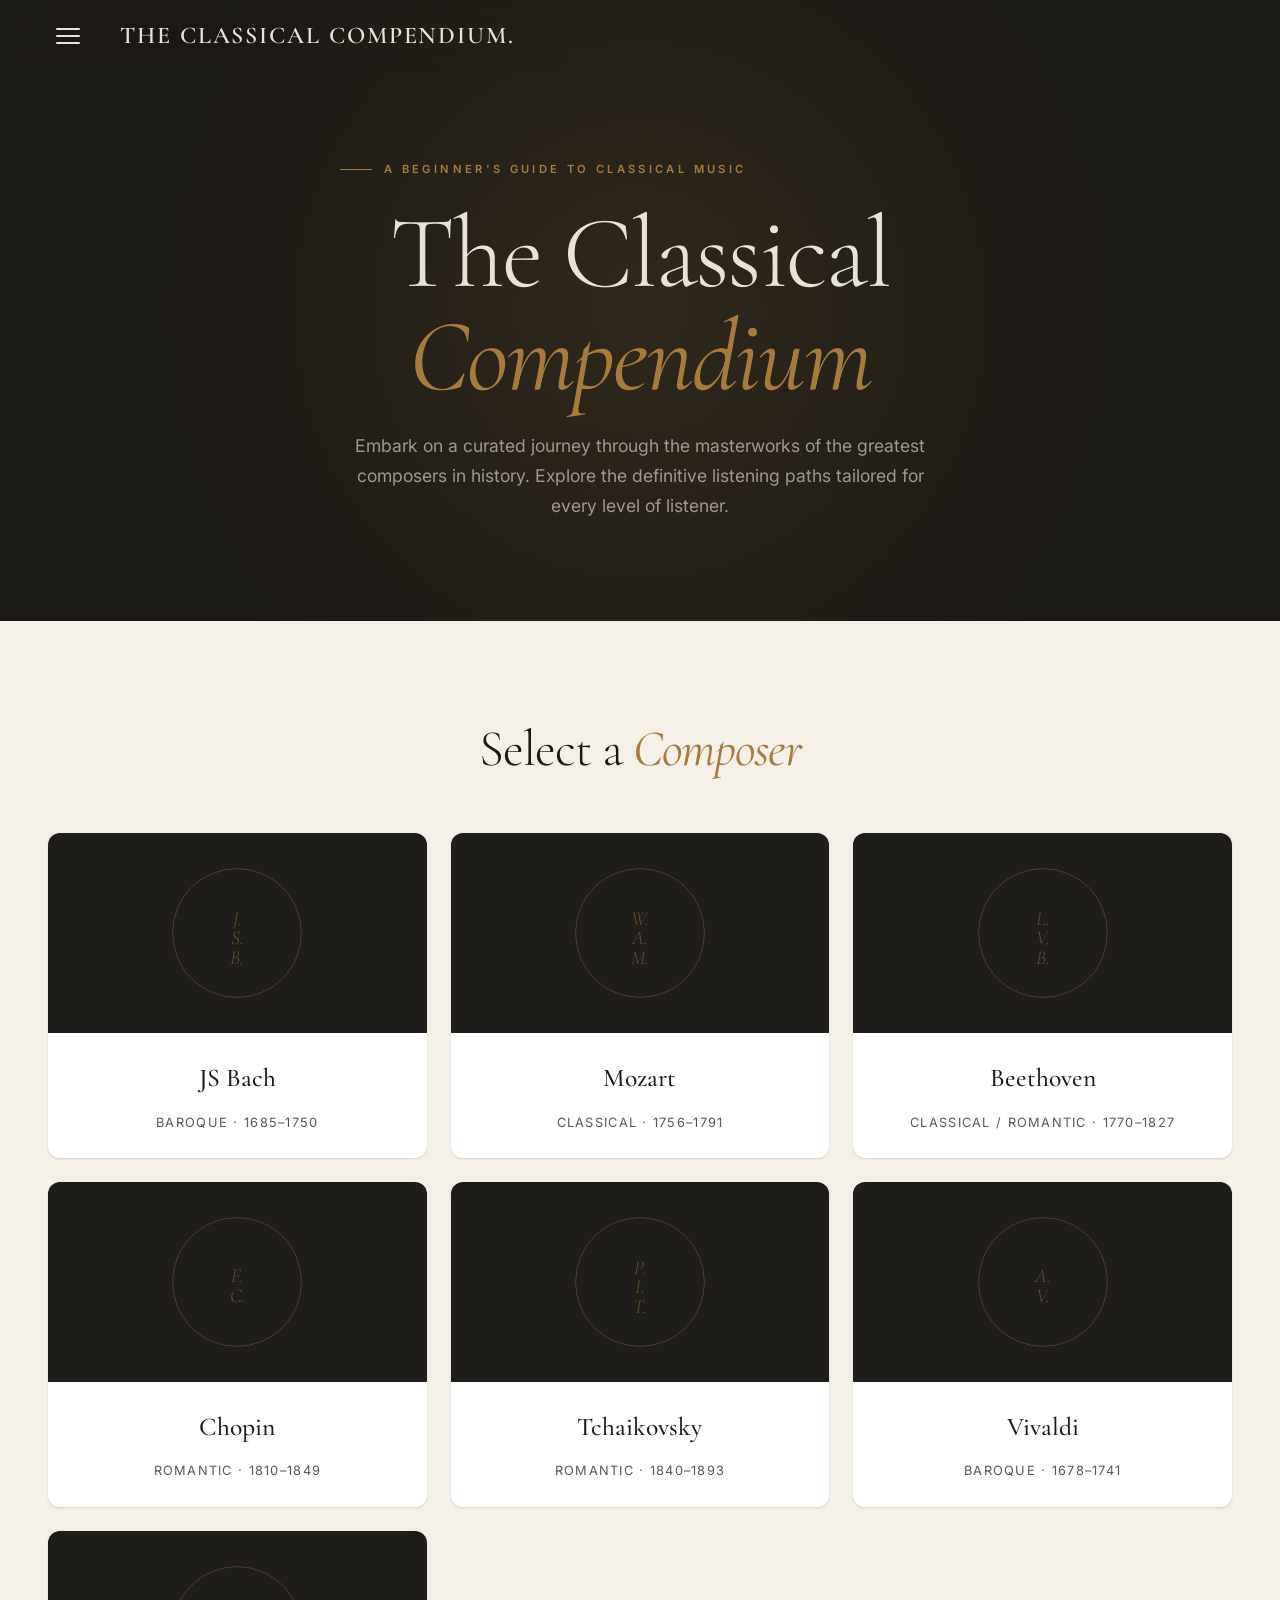
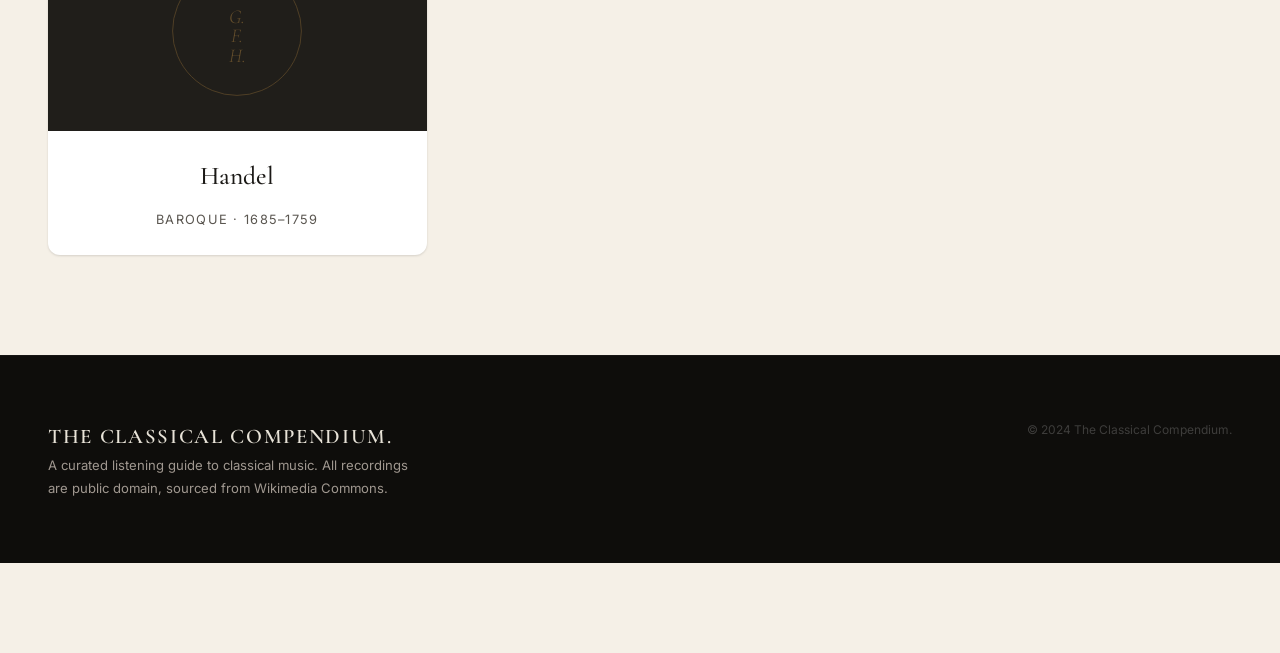
<file: index.html>
<!DOCTYPE html>
<html lang="en">
<head>
  <meta charset="UTF-8" />
  <meta name="viewport" content="width=device-width, initial-scale=1.0" />
  <meta name="description" content="A curated journey through classical music — from beginner-friendly pieces to deep, complex masterworks." />
  <meta name="theme-color" content="#1b1916" />
  <title>The Classical Compendium</title>
  <link rel="preconnect" href="https://fonts.googleapis.com" />
  <link rel="preconnect" href="https://fonts.gstatic.com" crossorigin />
  <link href="https://fonts.googleapis.com/css2?family=Cormorant+Garamond:ital,wght@0,300;0,400;0,500;0,600;0,700;1,300;1,400;1,600&family=Inter:wght@300;400;500;600&display=swap" rel="stylesheet" />
  <link rel="stylesheet" href="style.css" />
</head>
<body class="landing-page">

  <!-- Sidebar Navigation -->
  <div class="sidebar-overlay" id="sidebarOverlay" hidden>
    <nav class="composer-sidebar">
      <div class="sidebar-header">
        <span class="sidebar-logo">The Classical Compendium</span>
        <button class="sidebar-close" id="btnCloseSidebar" aria-label="Close sidebar">✕</button>
      </div>
      <ul class="sidebar-list">
        <!-- Injected via JS -->
      </ul>
      <div class="sidebar-footer">
        <a href="#" class="sidebar-home-link active">← Back to Home</a>
      </div>
    </nav>
  </div>

  <header class="site-header" id="site-header" role="banner">
    <div class="header-inner">
      <button class="hamburger-btn" id="btnOpenSidebar" aria-label="Open sidebar">
        <span></span><span></span><span></span>
      </button>
      <a href="#" class="logo" aria-label="Home">THE CLASSICAL COMPENDIUM.</a>
    </div>
  </header>

  <main>
    <section class="landing-hero">
      <div class="landing-hero-content">
        <p class="hero-overline">A Beginner's Guide to Classical Music</p>
        <h1 class="landing-title">The Classical<br /><em>Compendium</em></h1>
        <p class="landing-subtitle">Embark on a curated journey through the masterworks of the greatest composers in history. Explore the definitive listening paths tailored for every level of listener.</p>
      </div>
    </section>

    <section class="landing-grid-section">
      <div class="landing-grid-header">
        <h2 class="section-heading">Select a <em>Composer</em></h2>
      </div>
      <div class="composer-grid" id="composerGrid">
        <!-- Injected by landing.js -->
      </div>
    </section>
  </main>

  <footer class="site-footer" role="contentinfo">
    <div class="footer-inner">
      <div class="footer-brand">
        <span class="logo">THE CLASSICAL COMPENDIUM.</span>
        <p>A curated listening guide to classical music. All recordings are public domain, sourced from Wikimedia Commons.</p>
      </div>
      <div class="footer-links">
        <p class="footer-copy">&copy; 2024 The Classical Compendium.</p>
      </div>
    </div>
  </footer>

  <script src="composers.js"></script>
  <script src="landing.js"></script>
</body>
</html>
</file>
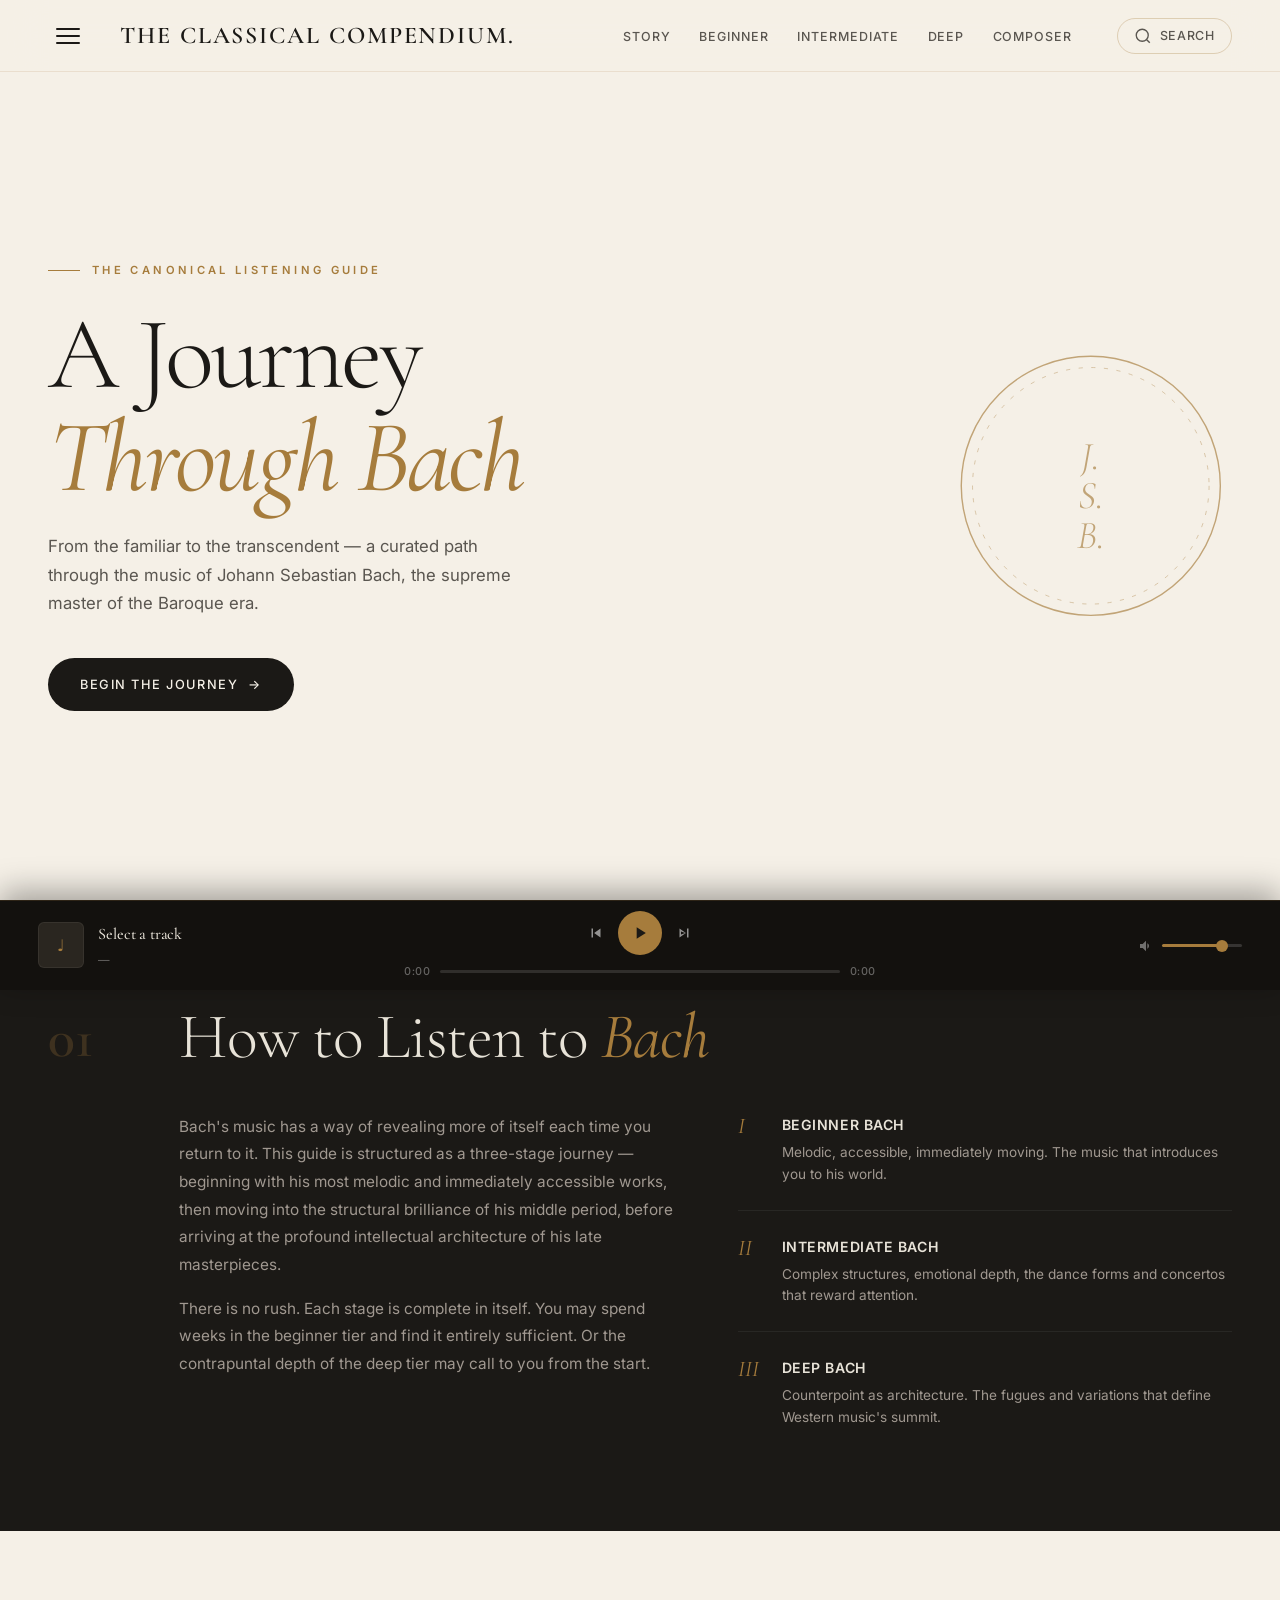
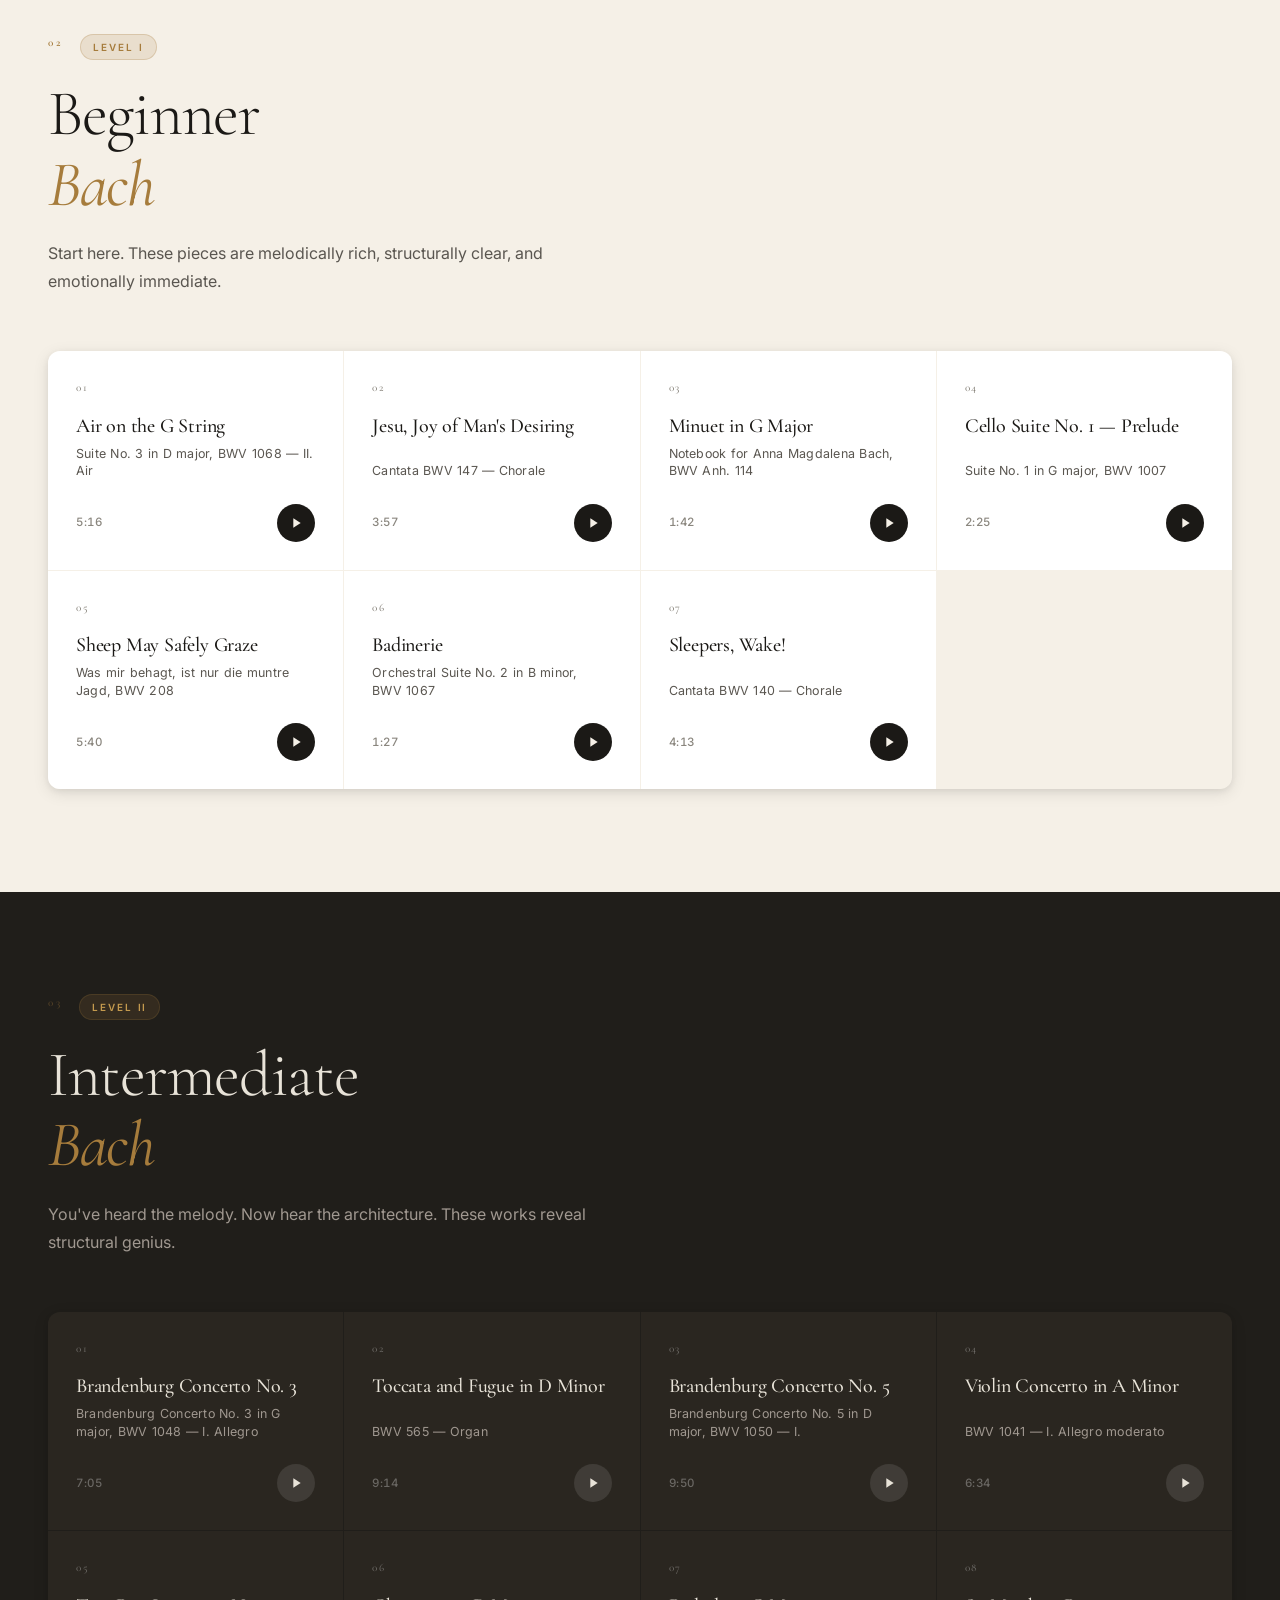
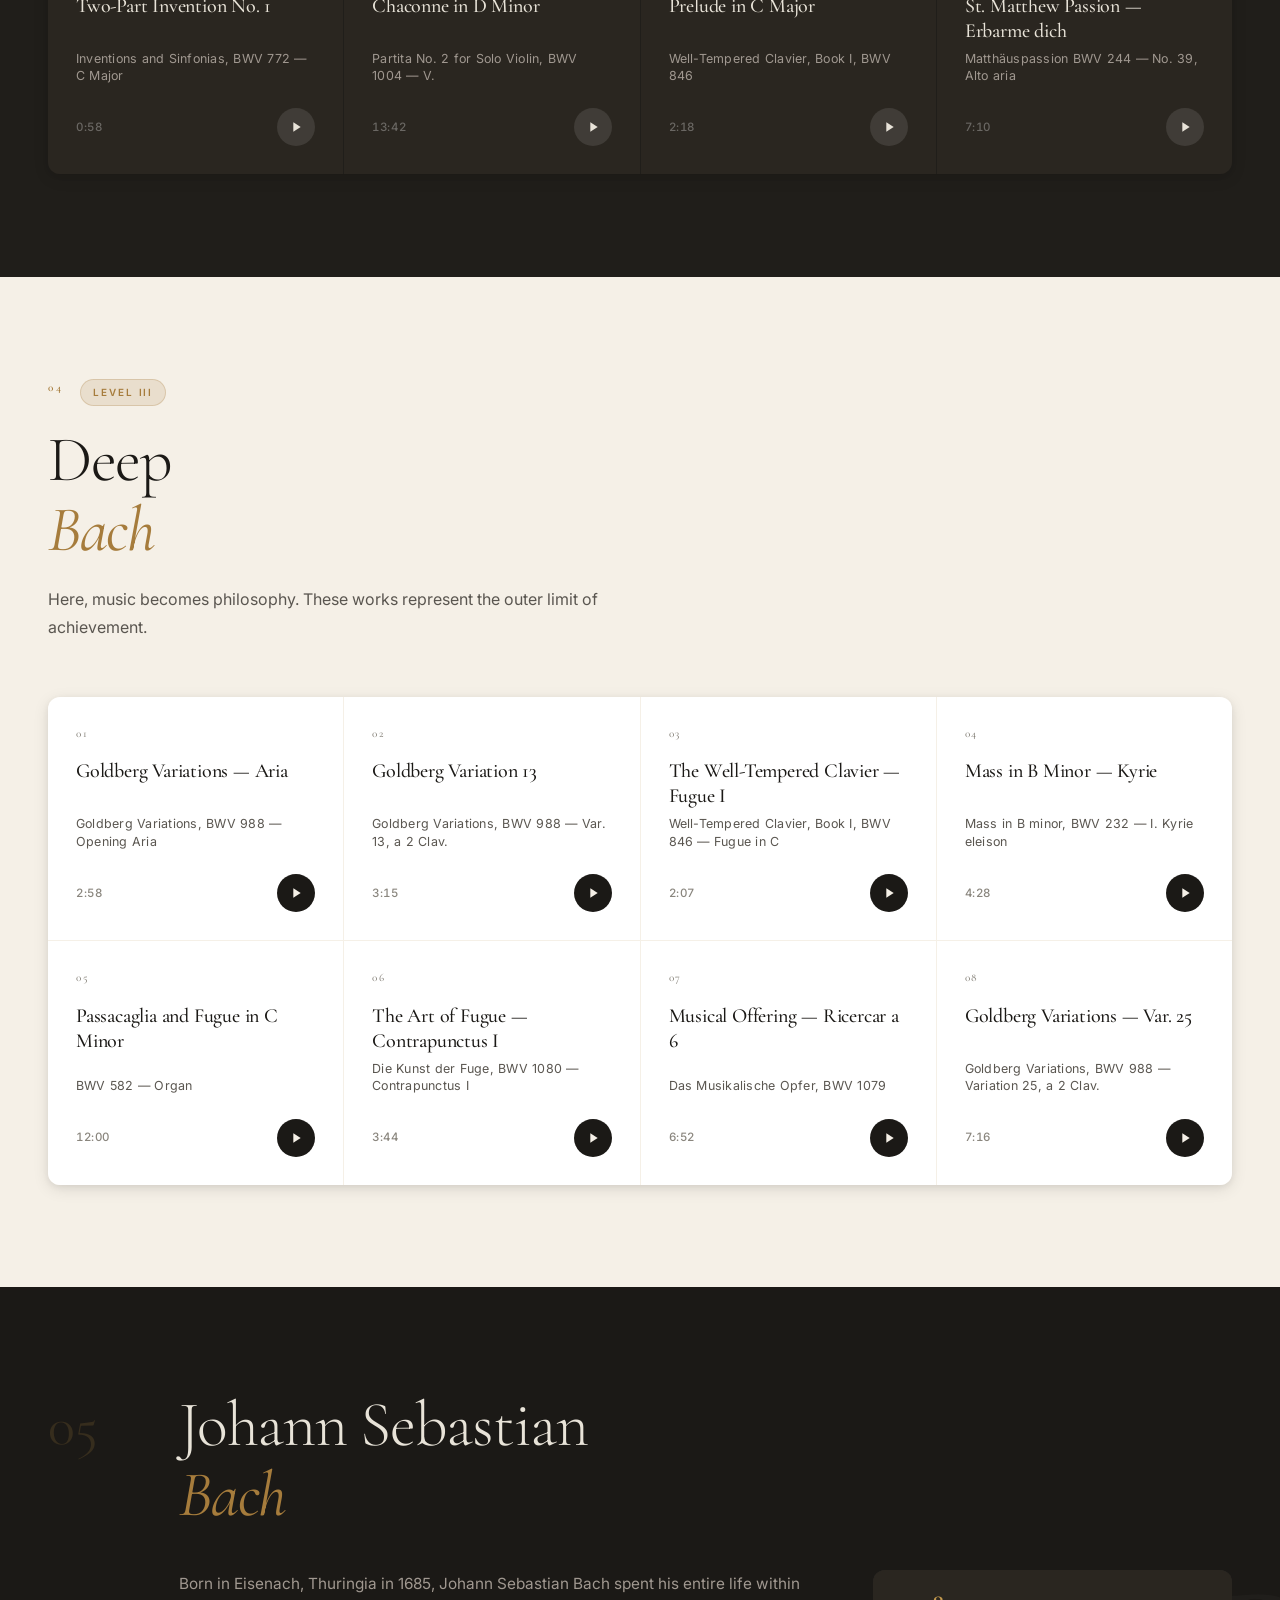
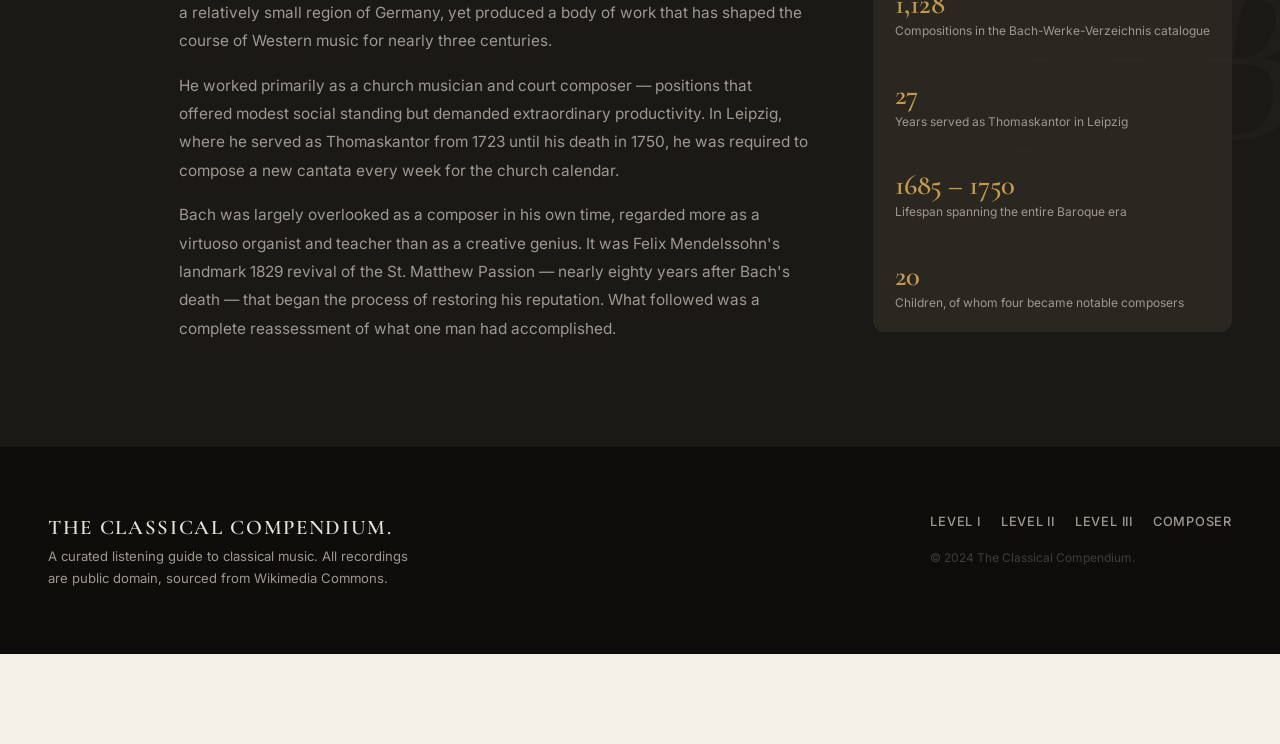
<file: composers/bach.html>
<!DOCTYPE html>
<html lang="en">
<head>
  <meta charset="UTF-8" />
  <meta name="viewport" content="width=device-width, initial-scale=1.0" />
  <meta name="theme-color" content="#1b1916" />
  <title>JS Bach — The Classical Compendium</title>
  <link rel="preconnect" href="https://fonts.googleapis.com" />
  <link rel="preconnect" href="https://fonts.gstatic.com" crossorigin />
  <link href="https://fonts.googleapis.com/css2?family=Cormorant+Garamond:ital,wght@0,300;0,400;0,500;0,600;0,700;1,300;1,400;1,600&family=Inter:wght@300;400;500;600&display=swap" rel="stylesheet" />
  <link rel="stylesheet" href="../style.css" />
</head>
<body data-composer="bach">
  <script src="../composers.js"></script>
  <script src="../composer-template.js"></script>
</body>
</html>
</file>
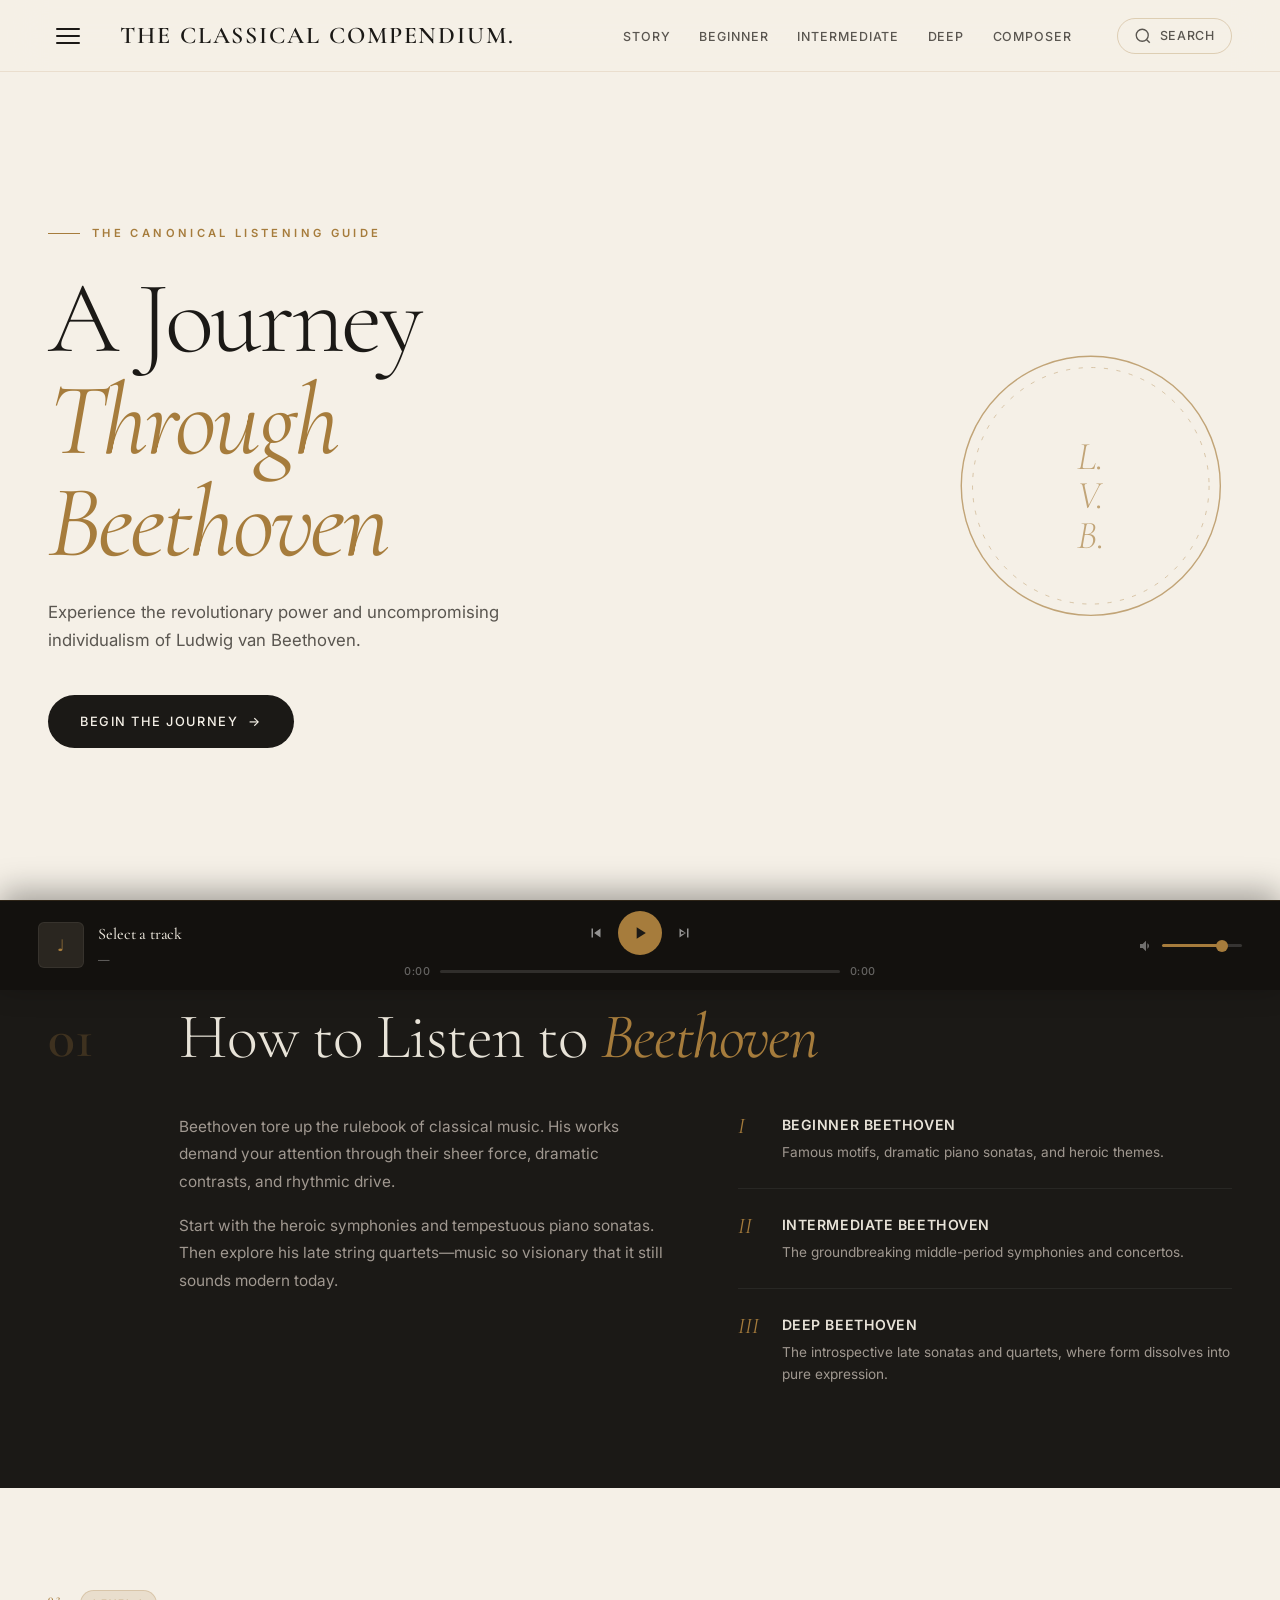
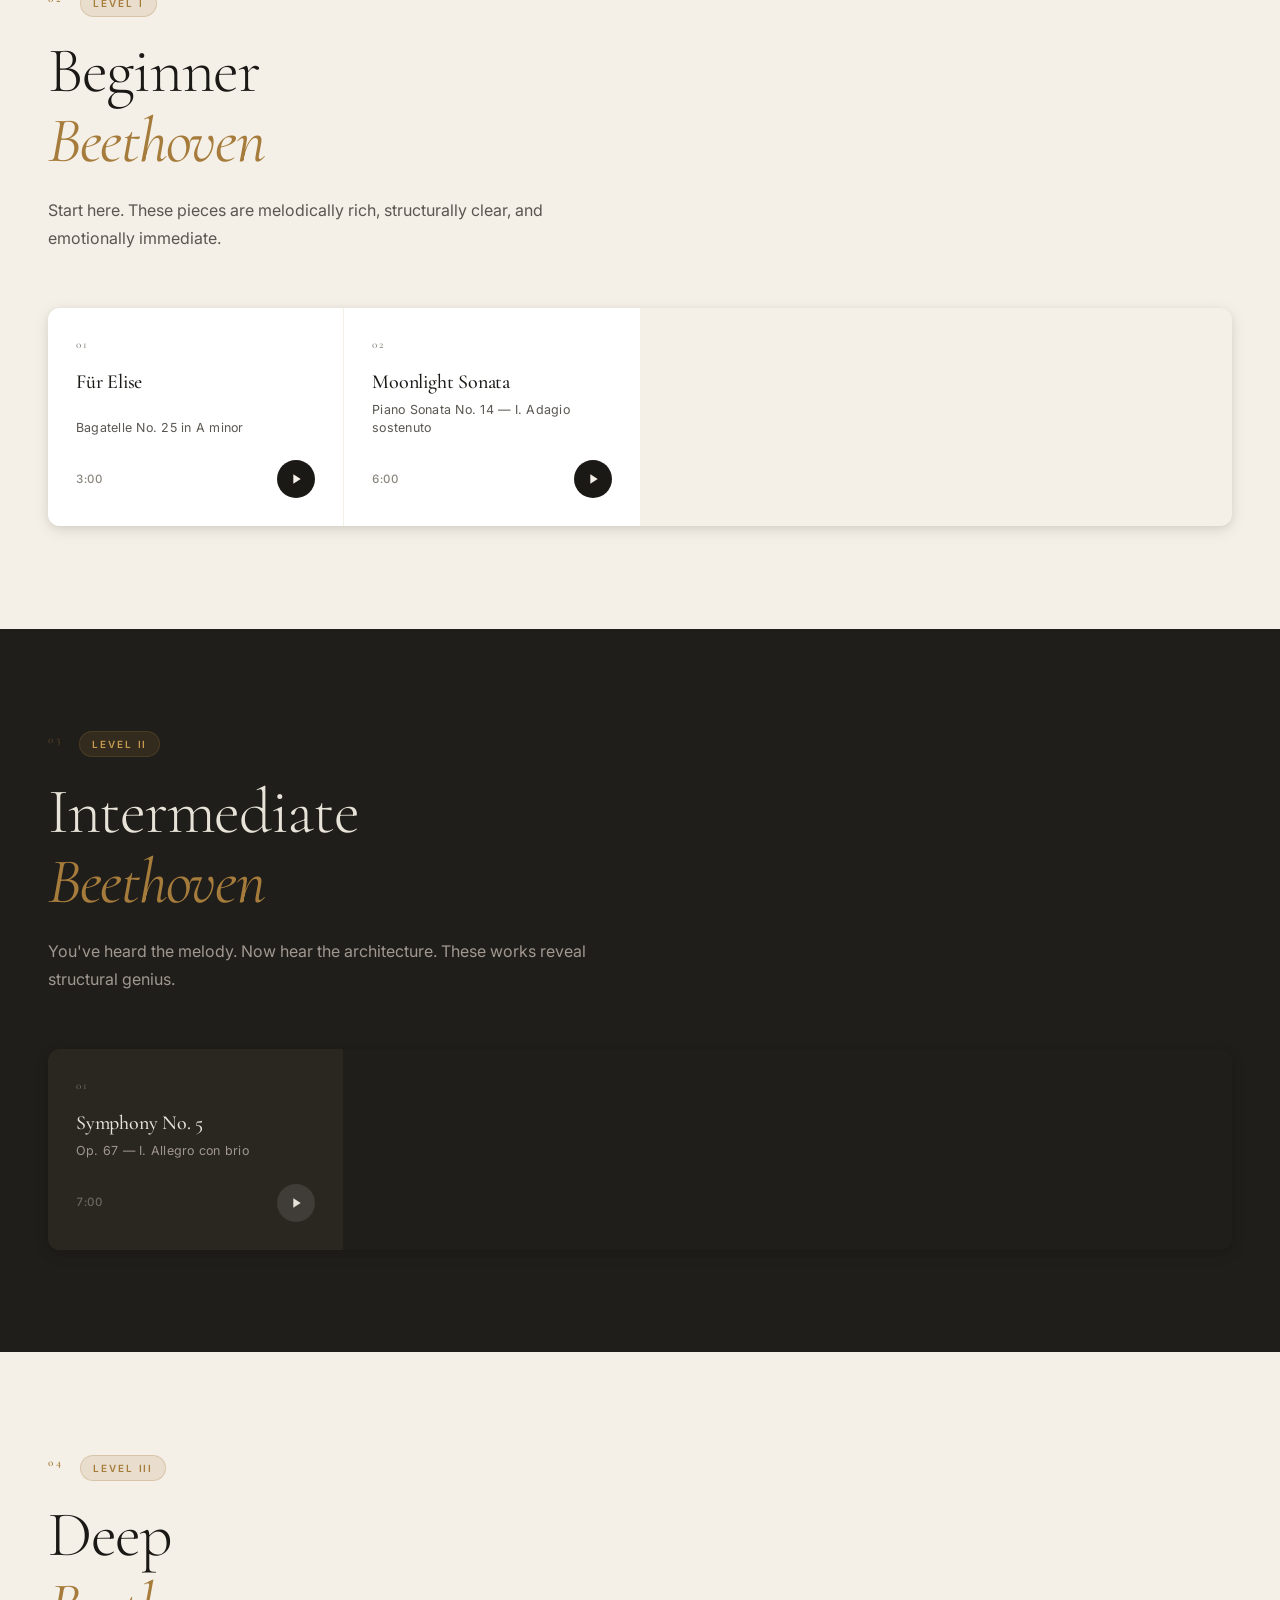
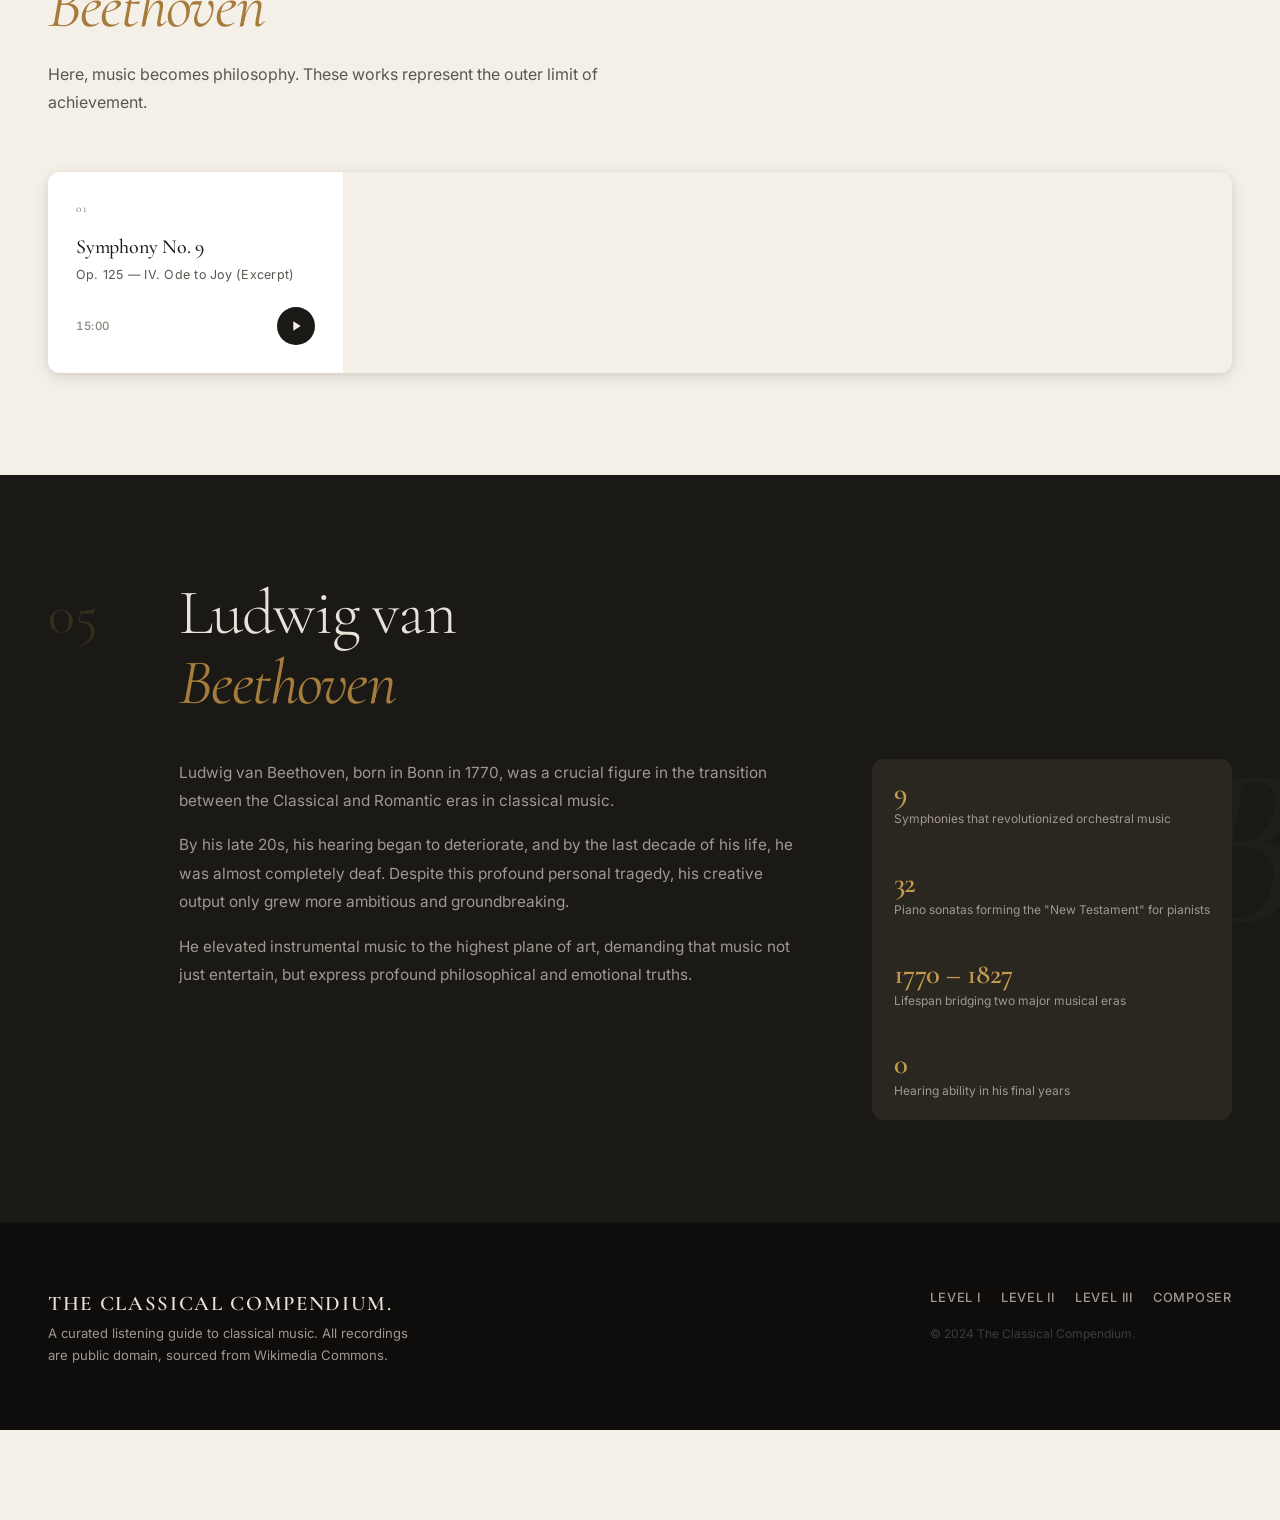
<file: composers/beethoven.html>
<!DOCTYPE html>
<html lang="en">
<head>
  <meta charset="UTF-8" />
  <meta name="viewport" content="width=device-width, initial-scale=1.0" />
  <meta name="theme-color" content="#1b1916" />
  <title>Beethoven — The Classical Compendium</title>
  <link rel="preconnect" href="https://fonts.googleapis.com" />
  <link rel="preconnect" href="https://fonts.gstatic.com" crossorigin />
  <link href="https://fonts.googleapis.com/css2?family=Cormorant+Garamond:ital,wght@0,300;0,400;0,500;0,600;0,700;1,300;1,400;1,600&family=Inter:wght@300;400;500;600&display=swap" rel="stylesheet" />
  <link rel="stylesheet" href="../style.css" />
</head>
<body data-composer="beethoven">
  <script src="../composers.js"></script>
  <script src="../composer-template.js"></script>
</body>
</html>
</file>
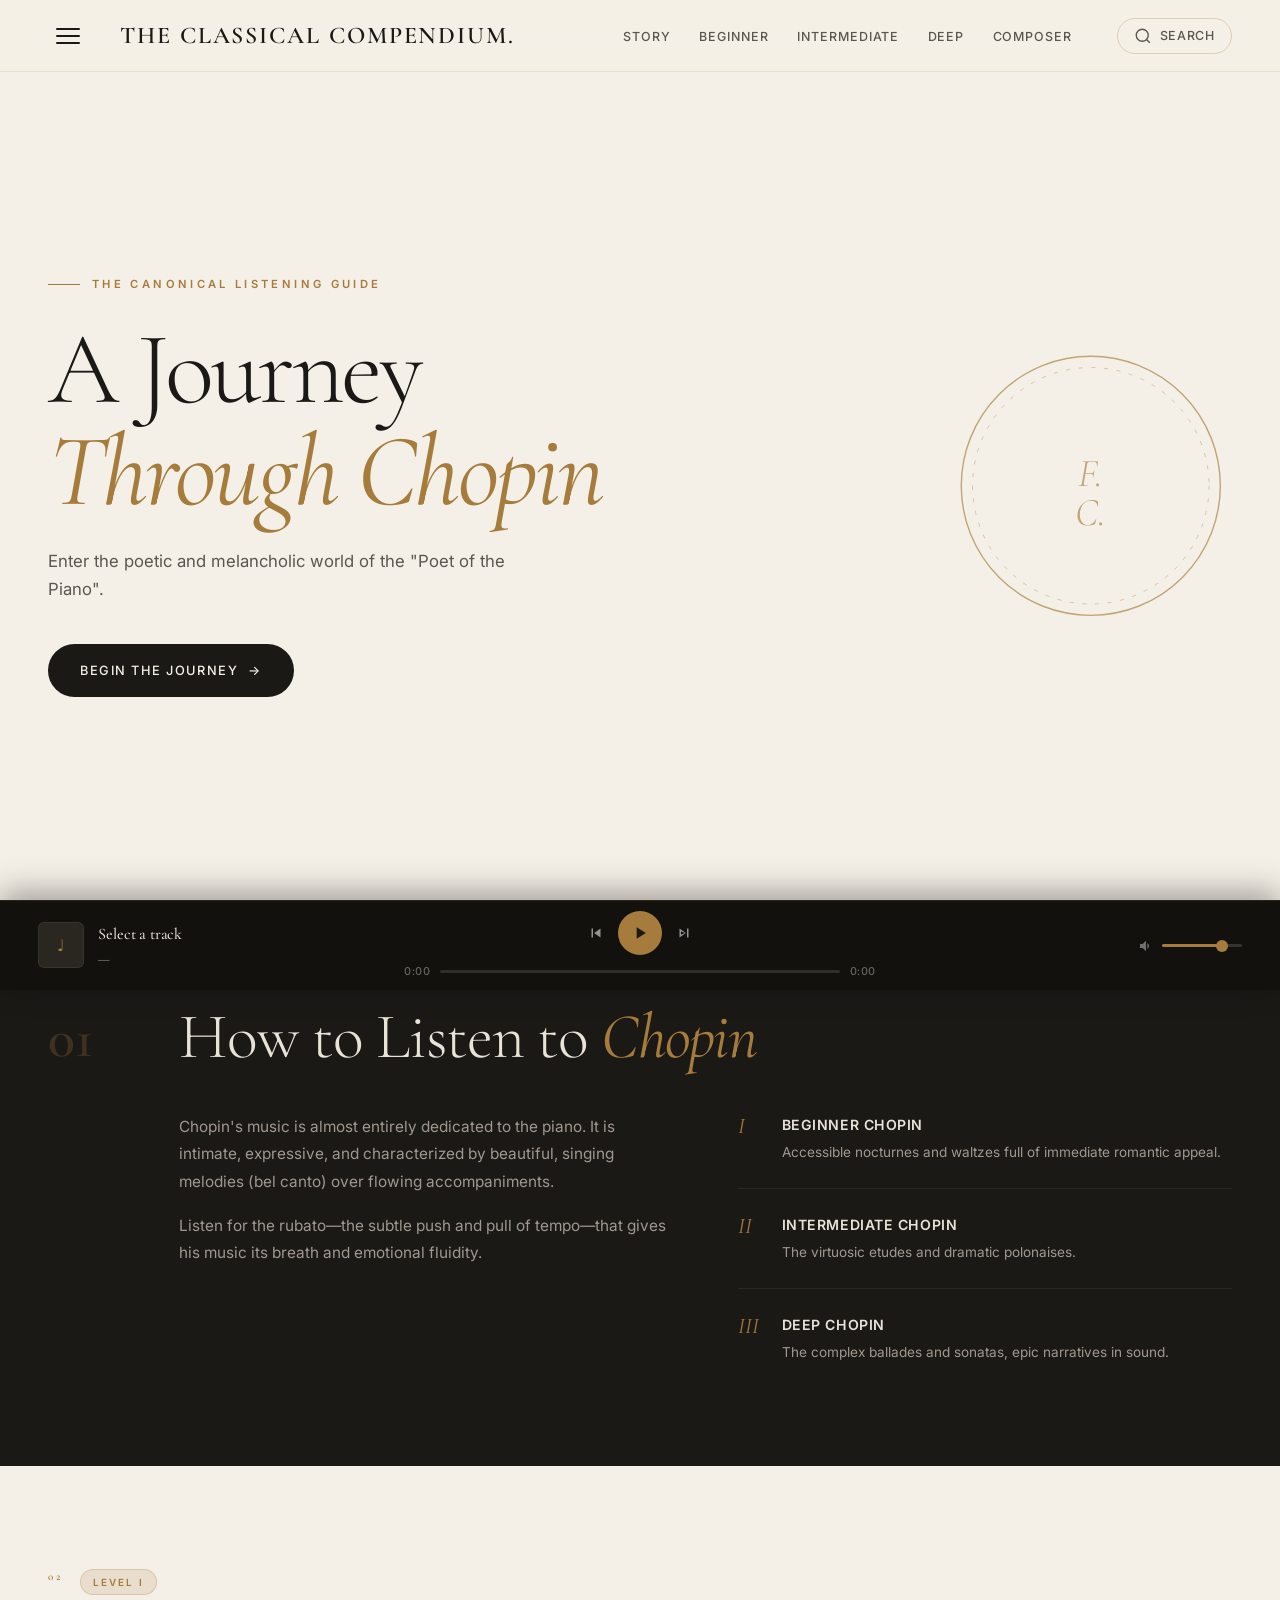
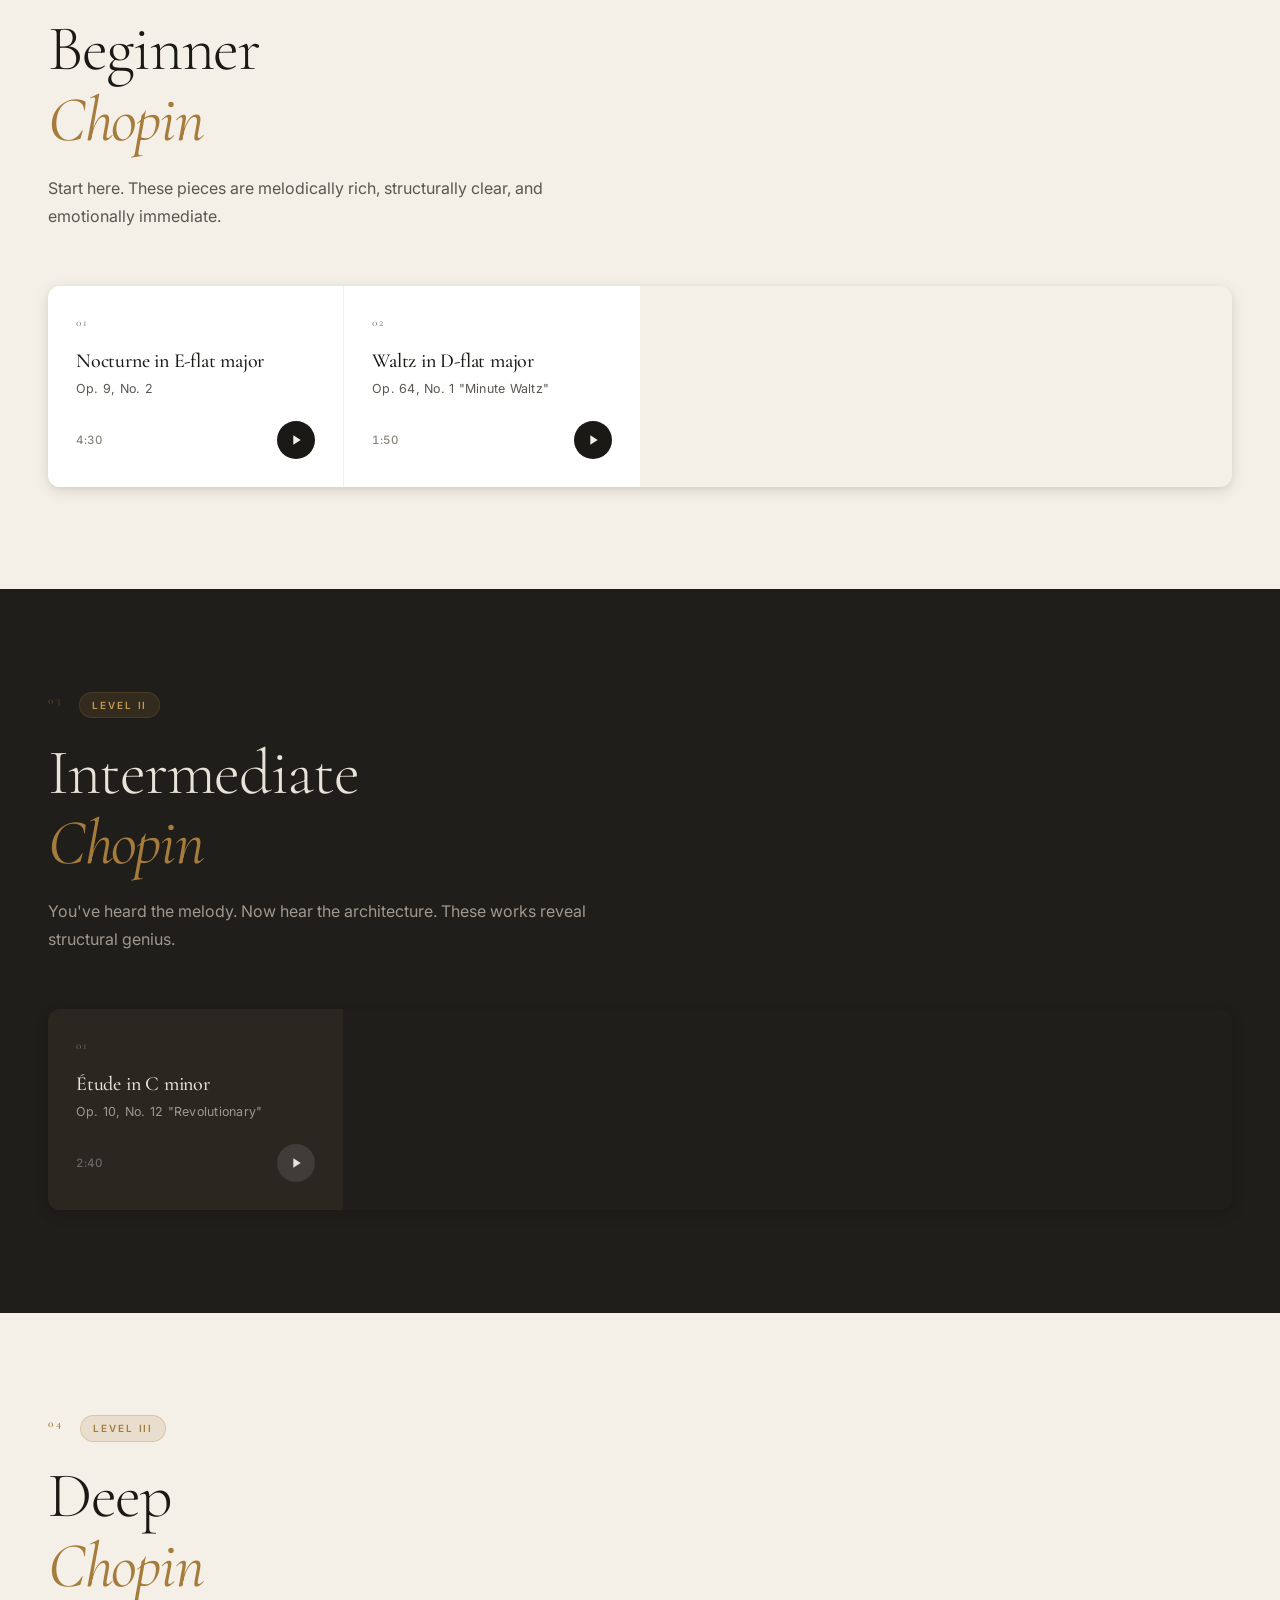
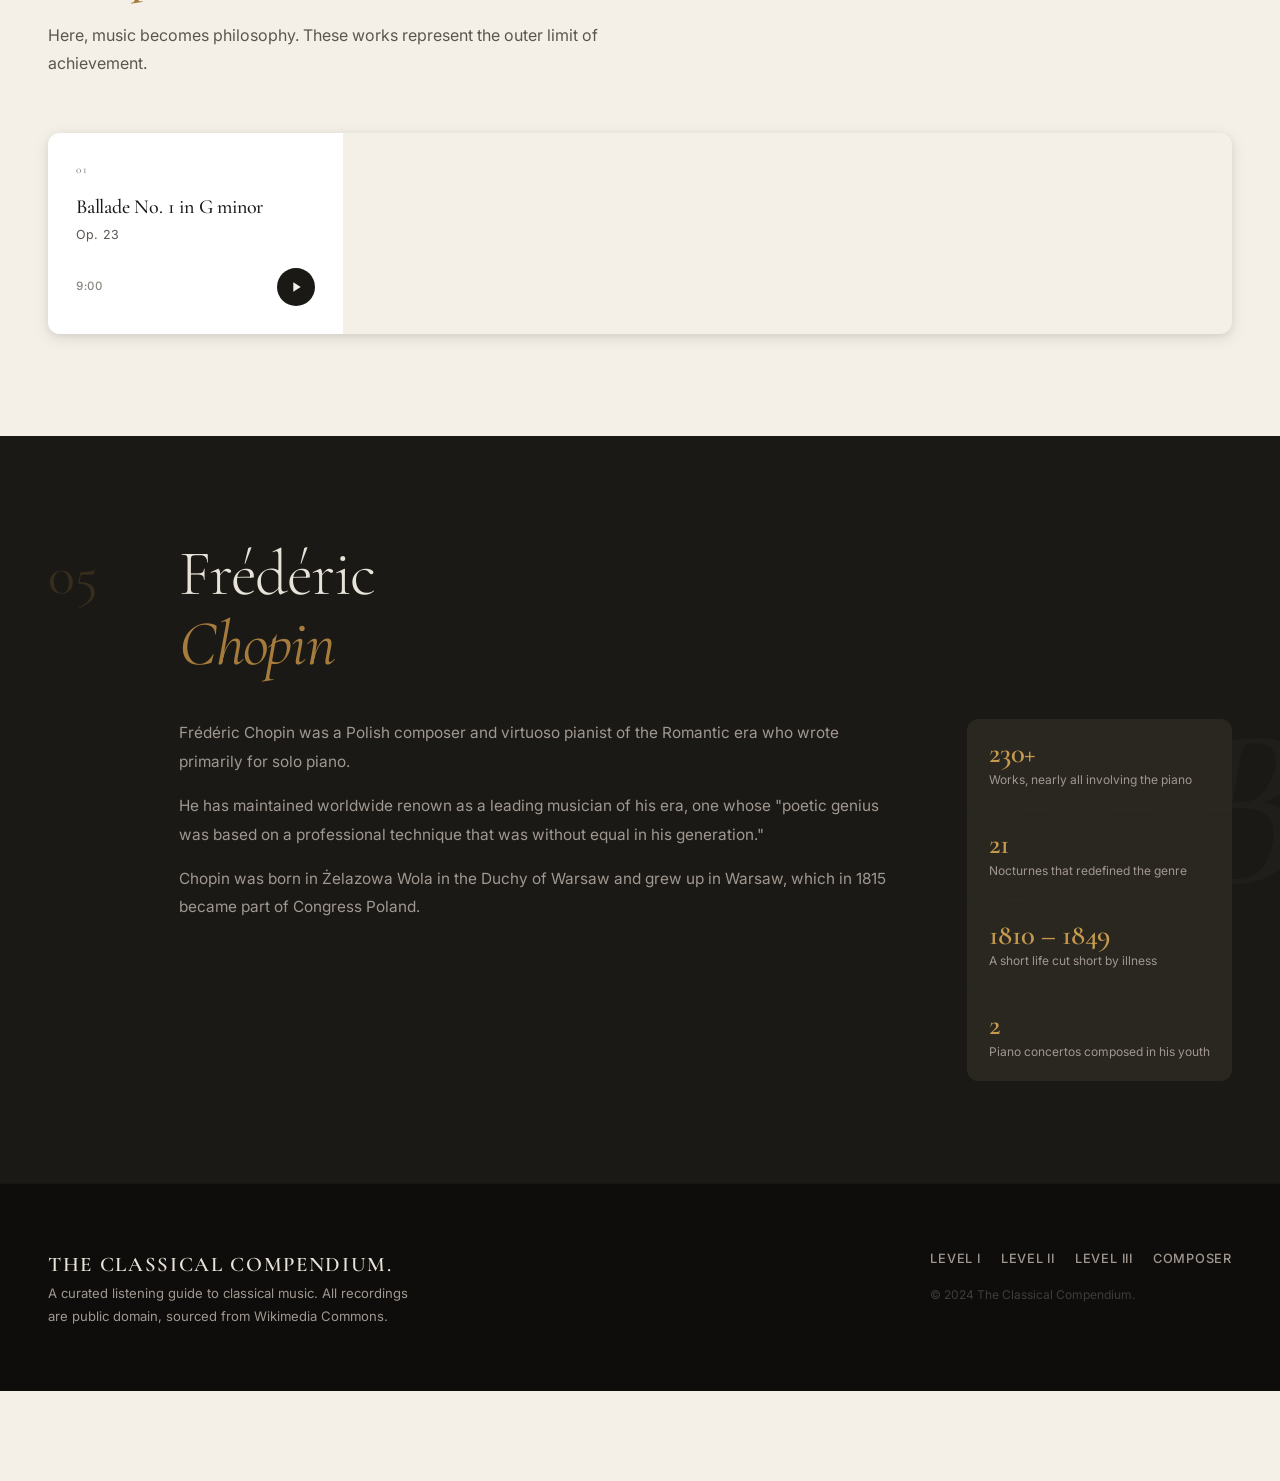
<file: composers/chopin.html>
<!DOCTYPE html>
<html lang="en">
<head>
  <meta charset="UTF-8" />
  <meta name="viewport" content="width=device-width, initial-scale=1.0" />
  <meta name="theme-color" content="#1b1916" />
  <title>Chopin — The Classical Compendium</title>
  <link rel="preconnect" href="https://fonts.googleapis.com" />
  <link rel="preconnect" href="https://fonts.gstatic.com" crossorigin />
  <link href="https://fonts.googleapis.com/css2?family=Cormorant+Garamond:ital,wght@0,300;0,400;0,500;0,600;0,700;1,300;1,400;1,600&family=Inter:wght@300;400;500;600&display=swap" rel="stylesheet" />
  <link rel="stylesheet" href="../style.css" />
</head>
<body data-composer="chopin">
  <script src="../composers.js"></script>
  <script src="../composer-template.js"></script>
</body>
</html>
</file>
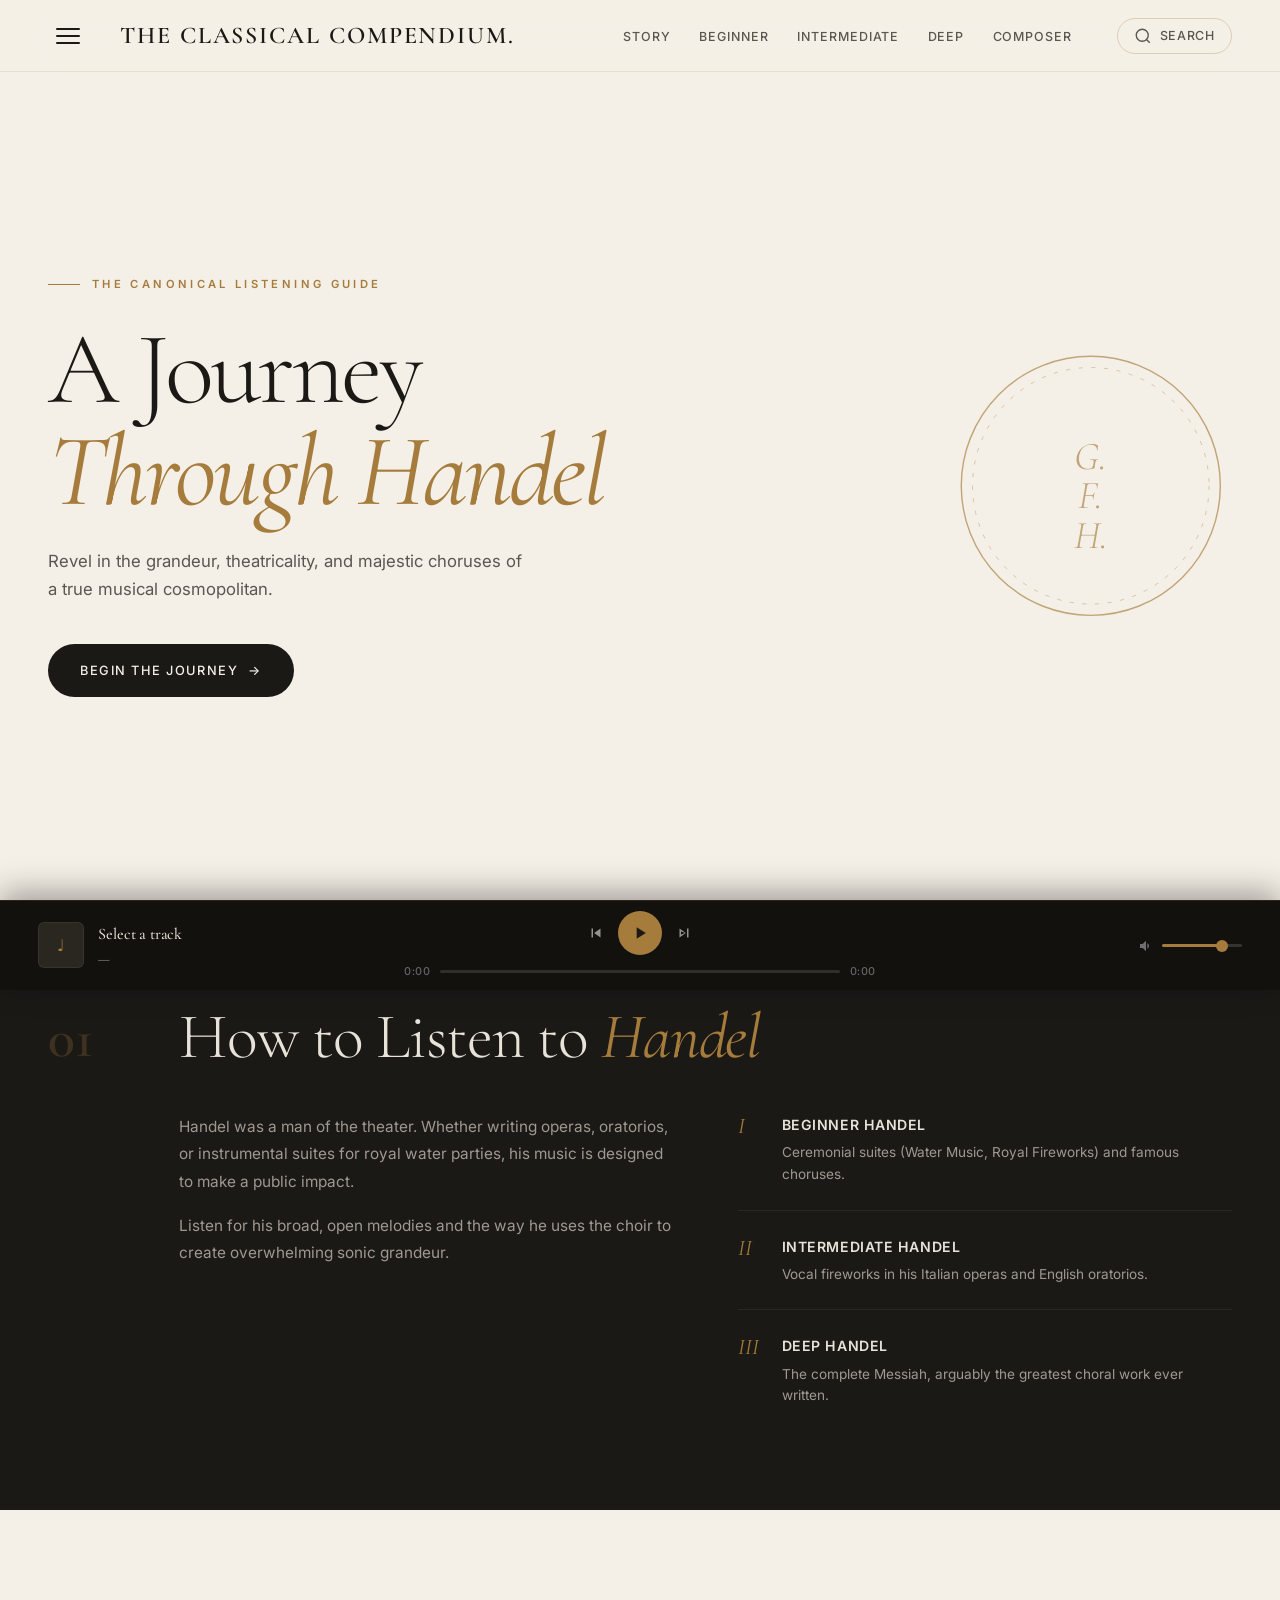
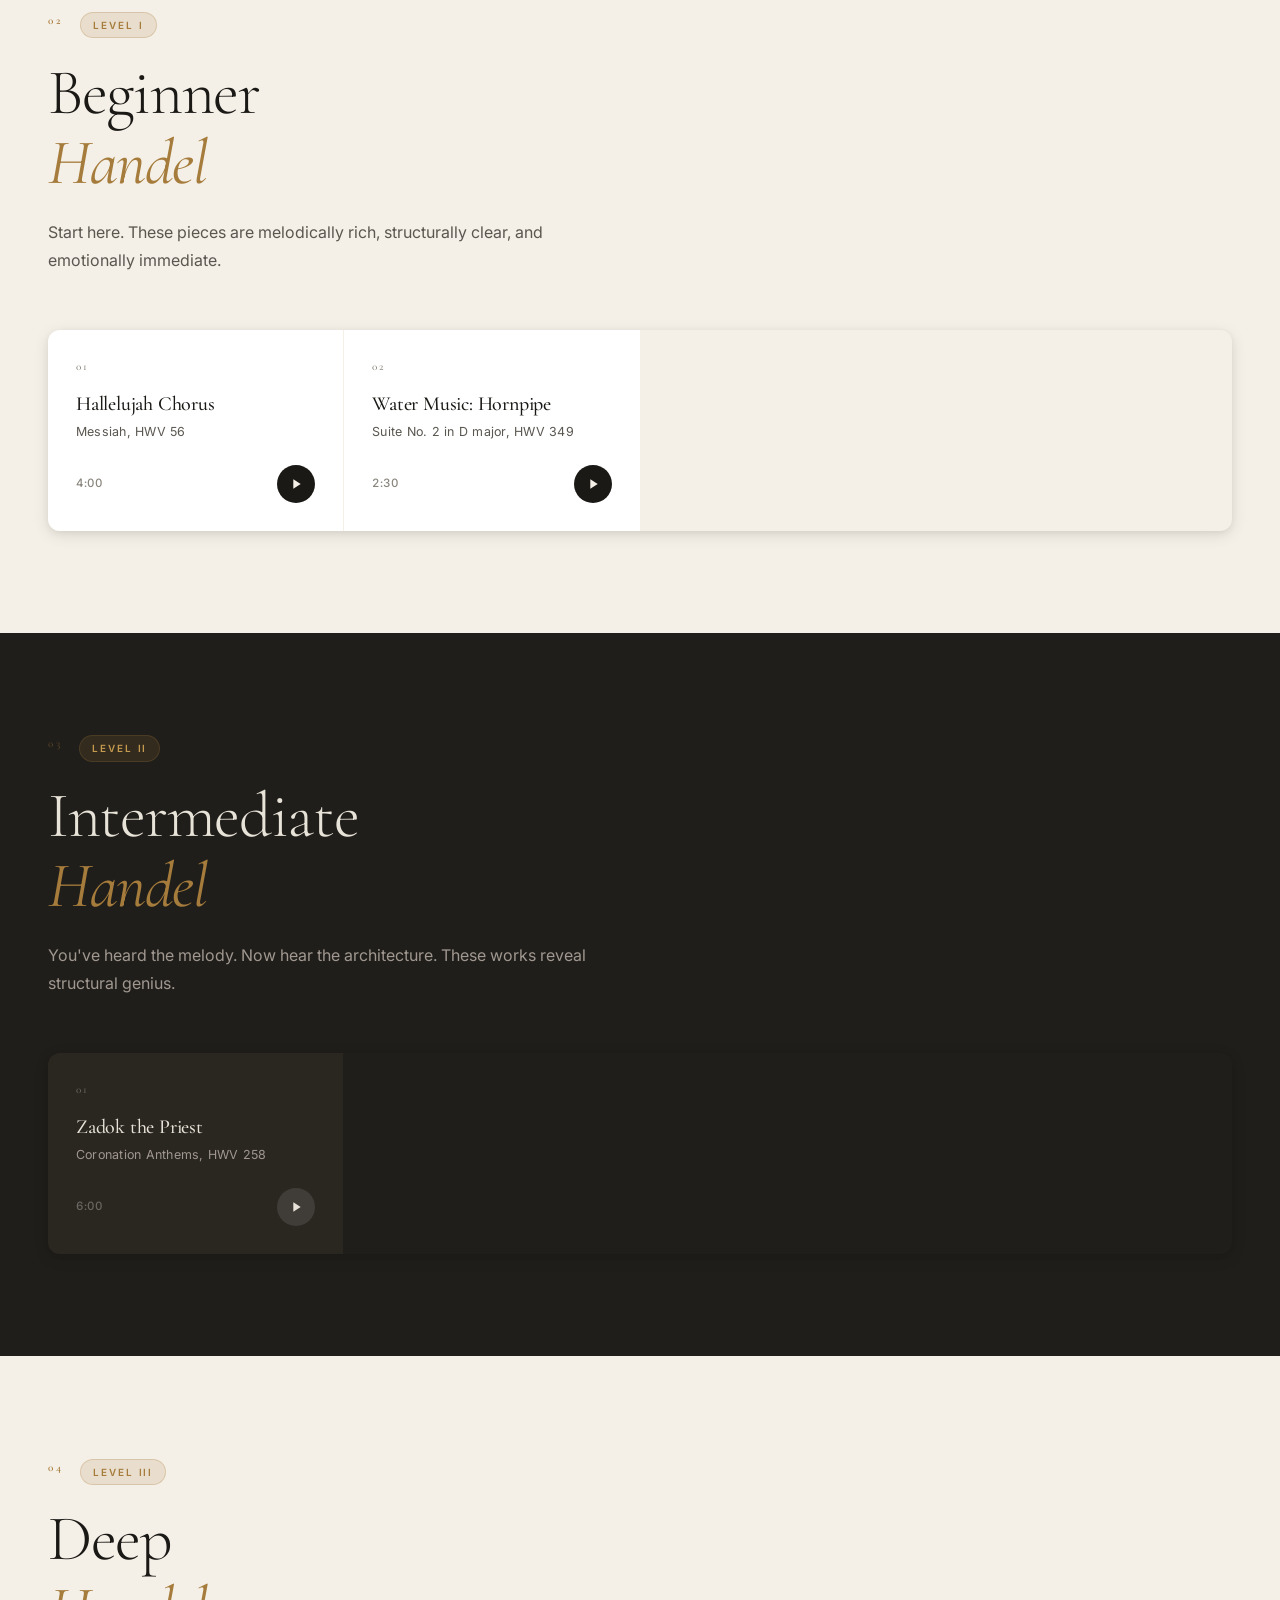
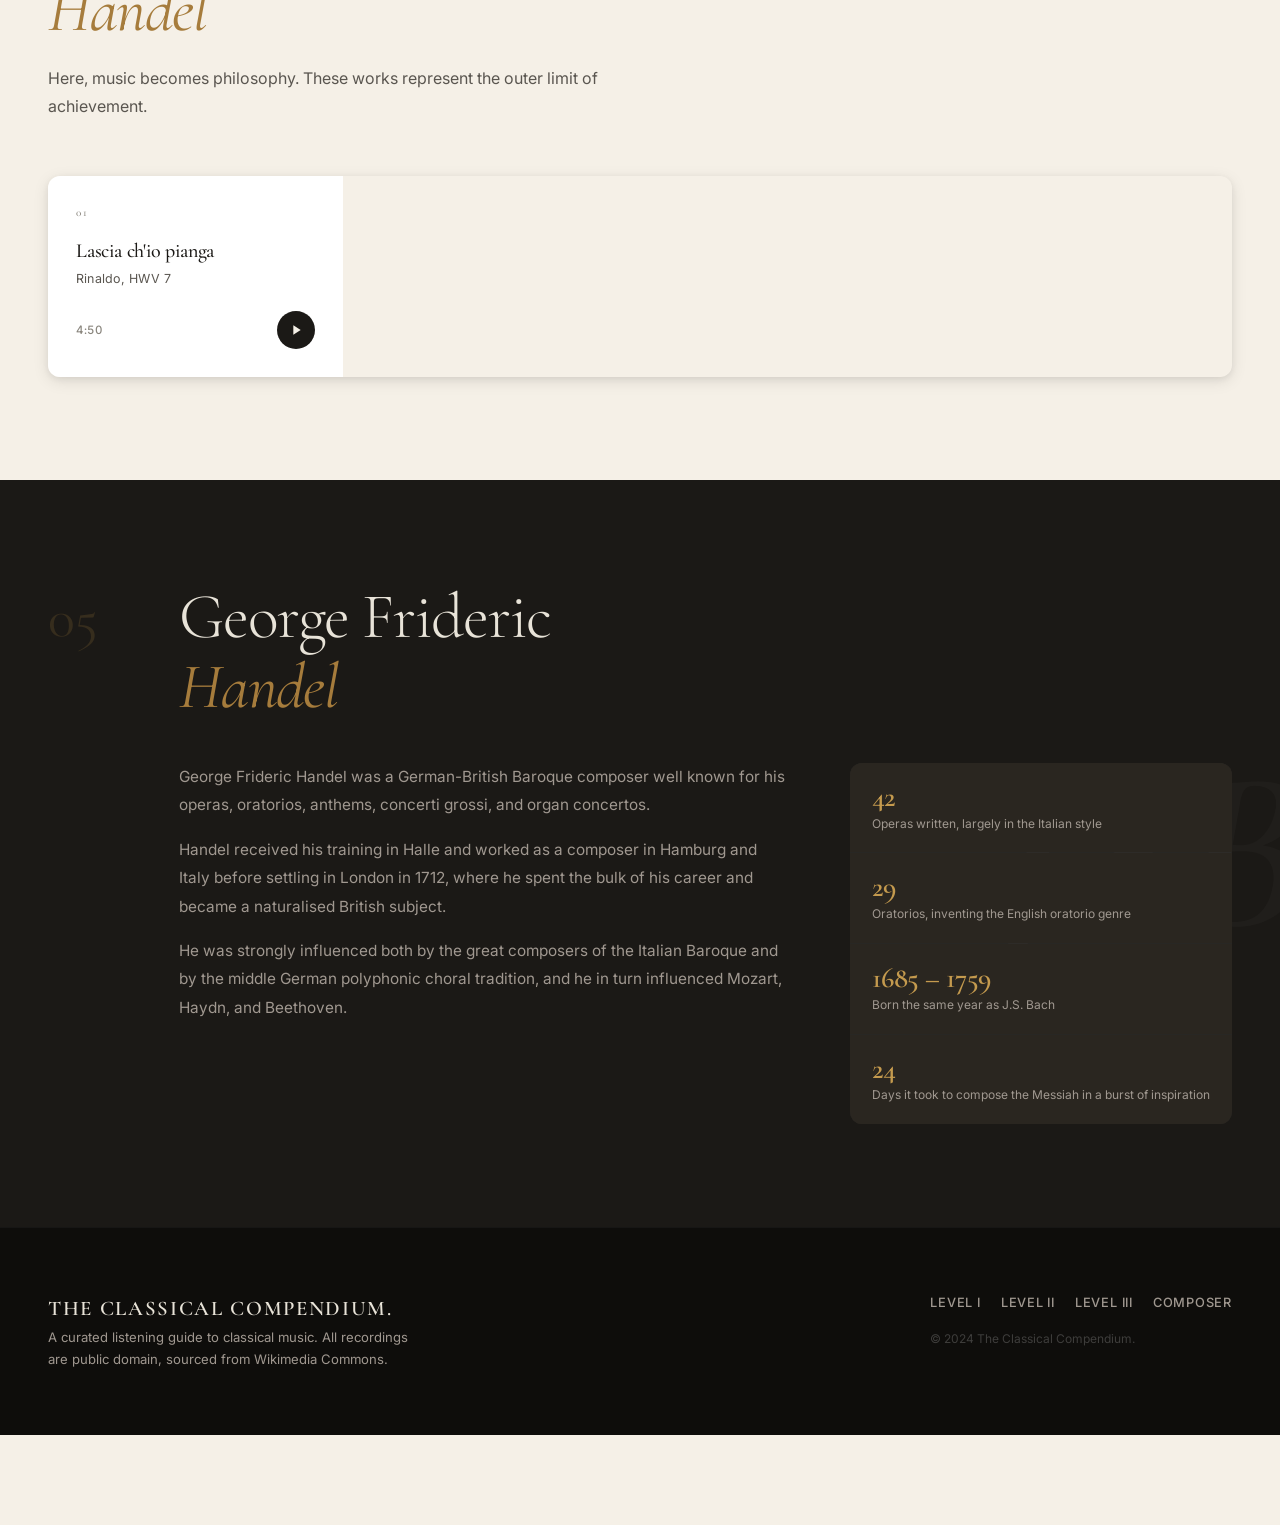
<file: composers/handel.html>
<!DOCTYPE html>
<html lang="en">
<head>
  <meta charset="UTF-8" />
  <meta name="viewport" content="width=device-width, initial-scale=1.0" />
  <meta name="theme-color" content="#1b1916" />
  <title>Handel — The Classical Compendium</title>
  <link rel="preconnect" href="https://fonts.googleapis.com" />
  <link rel="preconnect" href="https://fonts.gstatic.com" crossorigin />
  <link href="https://fonts.googleapis.com/css2?family=Cormorant+Garamond:ital,wght@0,300;0,400;0,500;0,600;0,700;1,300;1,400;1,600&family=Inter:wght@300;400;500;600&display=swap" rel="stylesheet" />
  <link rel="stylesheet" href="../style.css" />
</head>
<body data-composer="handel">
  <script src="../composers.js"></script>
  <script src="../composer-template.js"></script>
</body>
</html>
</file>
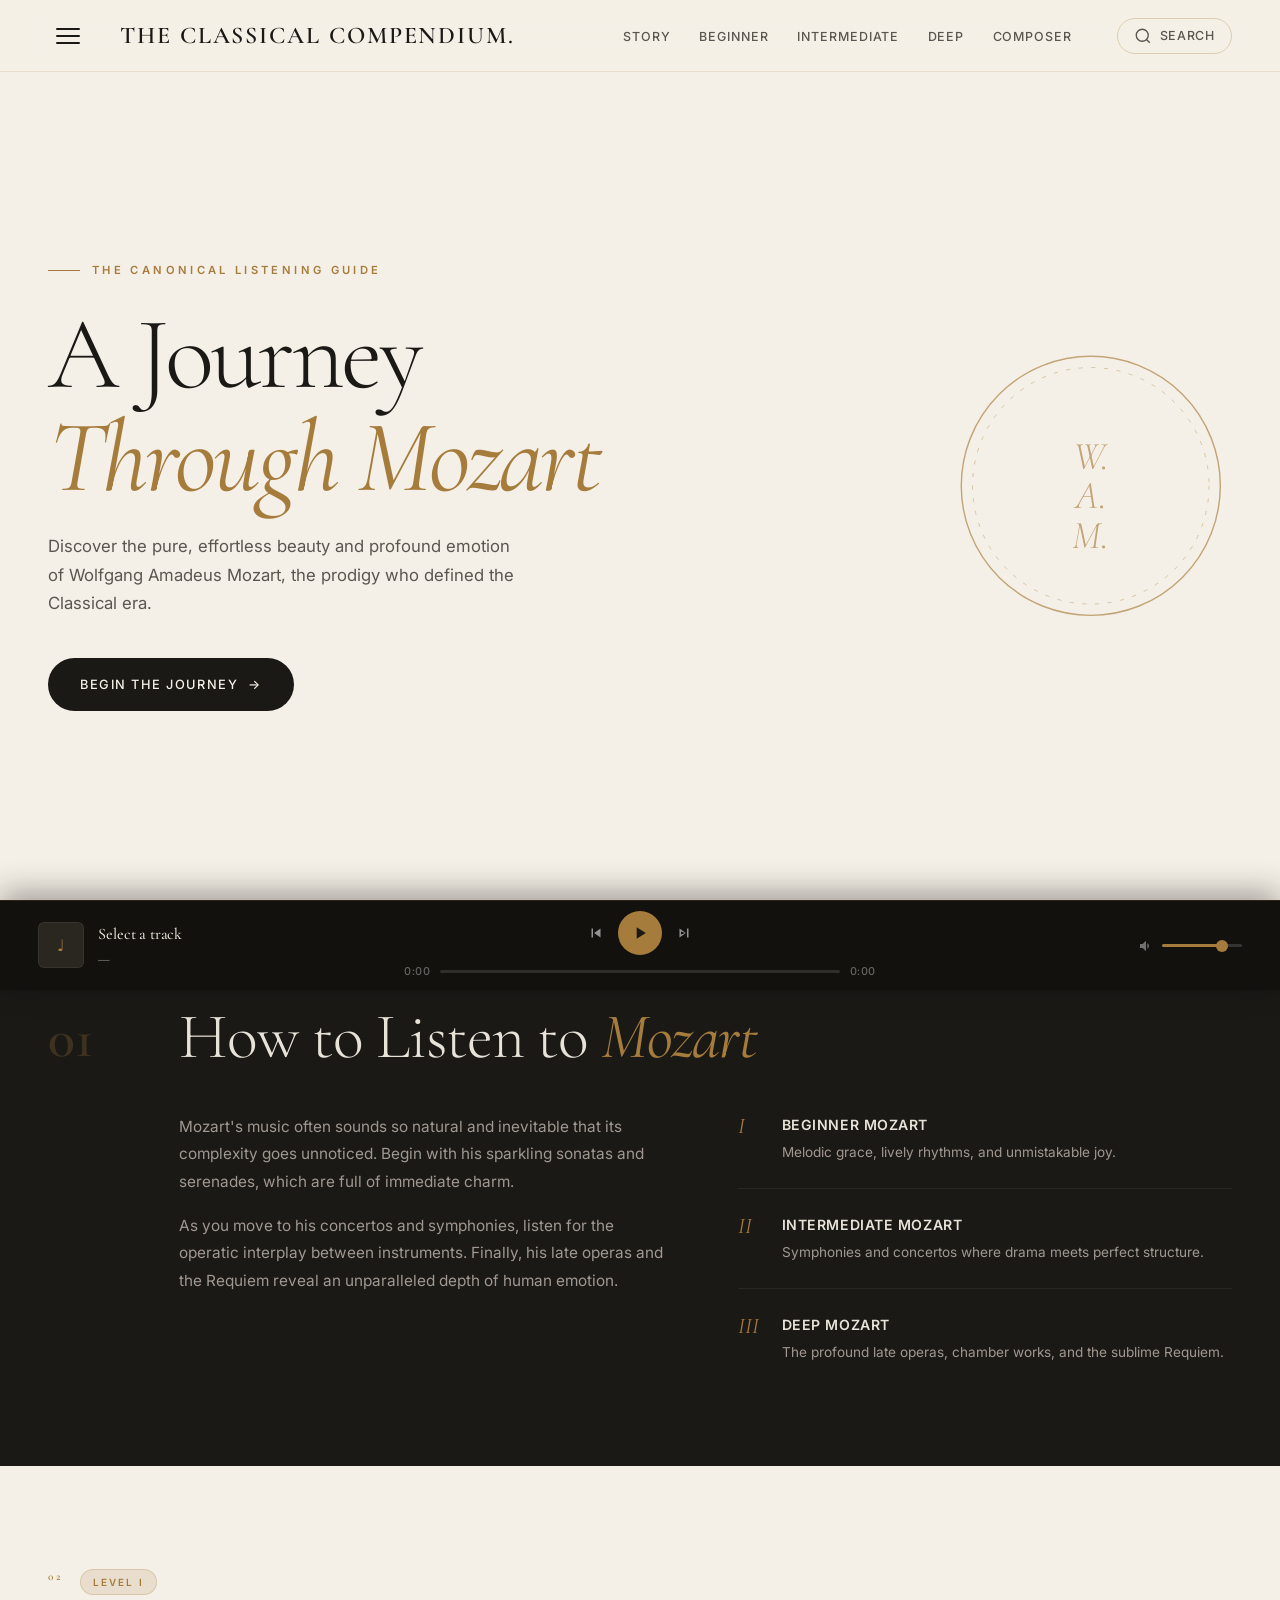
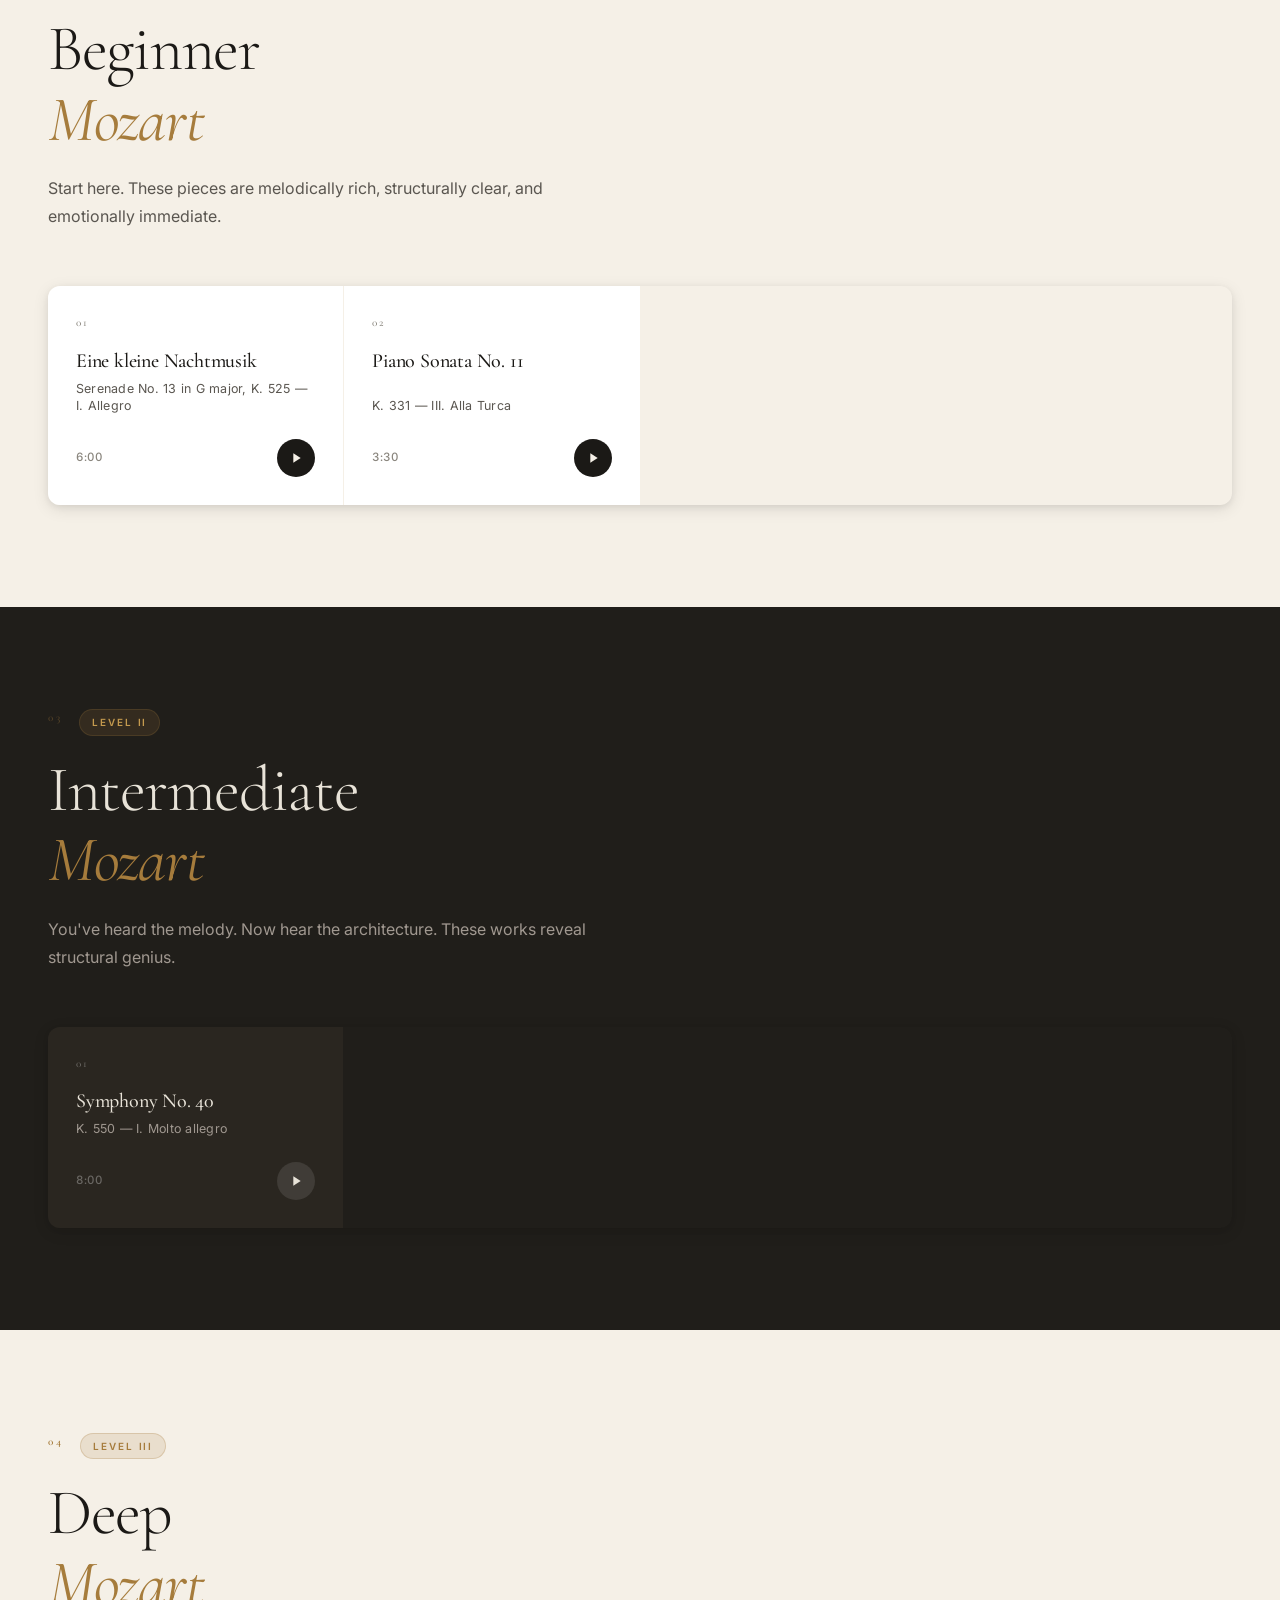
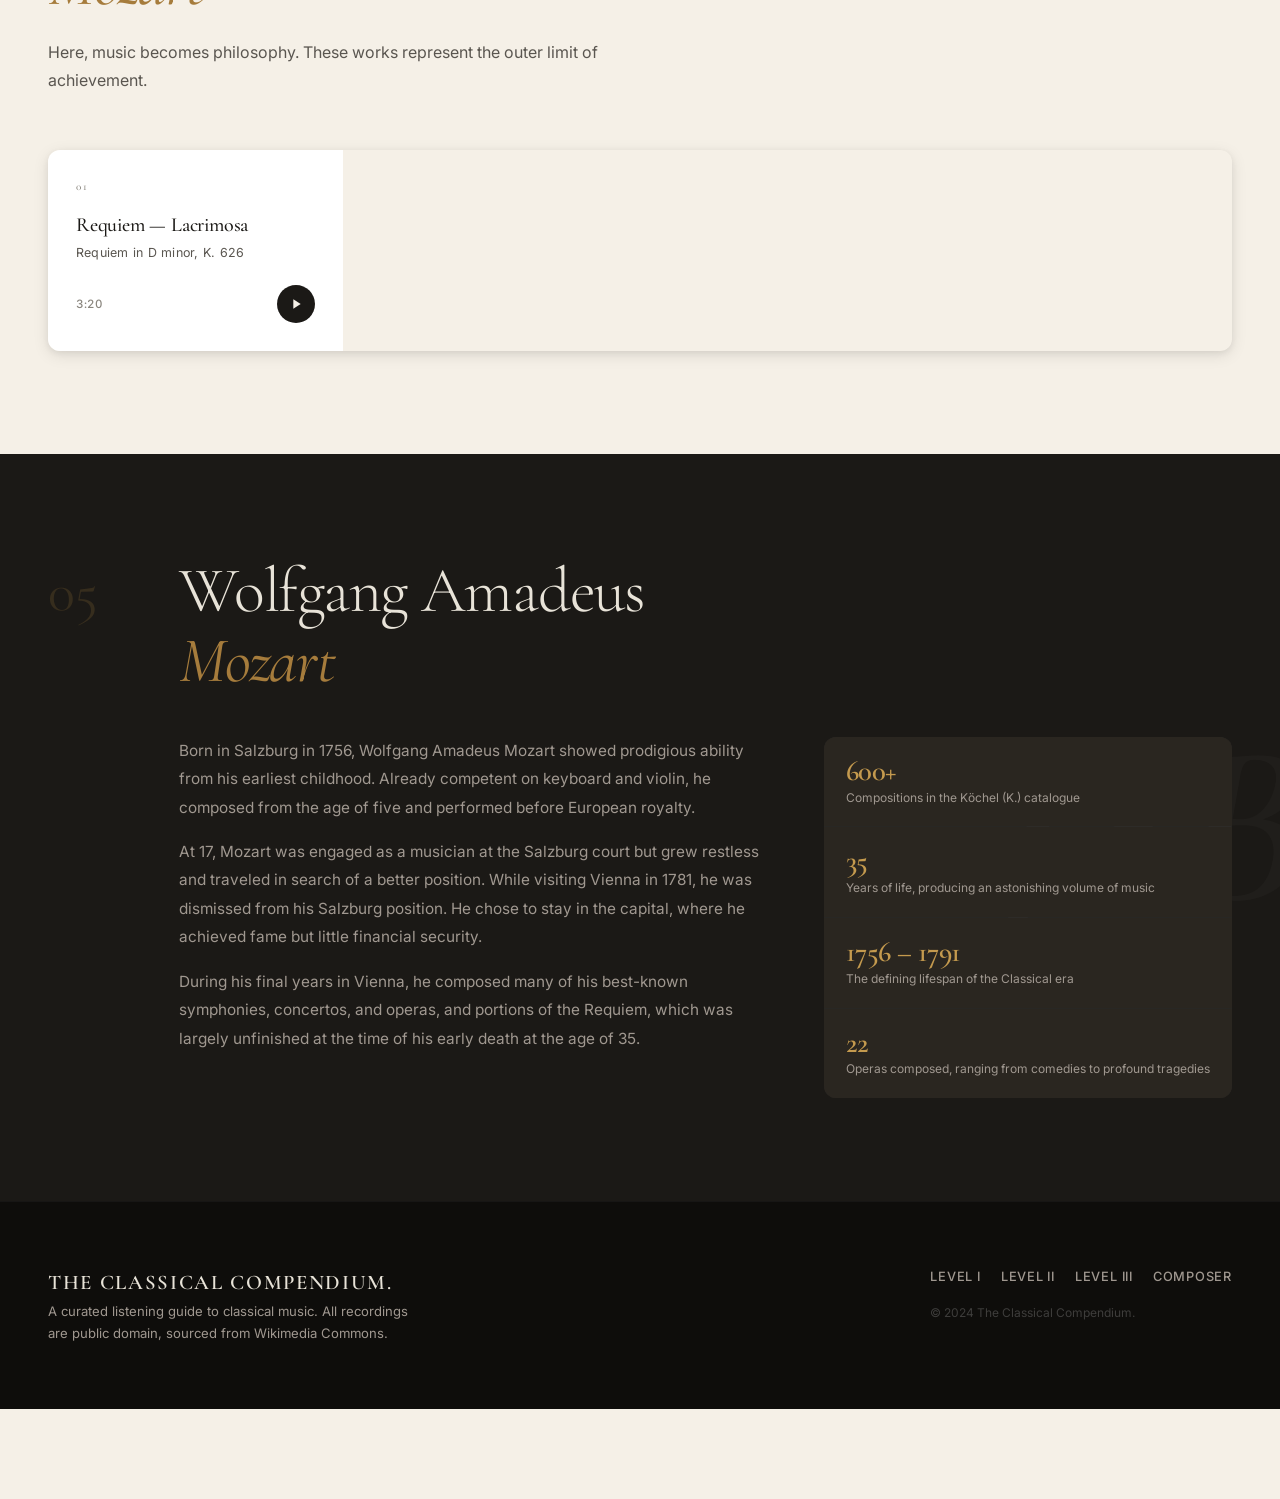
<file: composers/mozart.html>
<!DOCTYPE html>
<html lang="en">
<head>
  <meta charset="UTF-8" />
  <meta name="viewport" content="width=device-width, initial-scale=1.0" />
  <meta name="theme-color" content="#1b1916" />
  <title>Mozart — The Classical Compendium</title>
  <link rel="preconnect" href="https://fonts.googleapis.com" />
  <link rel="preconnect" href="https://fonts.gstatic.com" crossorigin />
  <link href="https://fonts.googleapis.com/css2?family=Cormorant+Garamond:ital,wght@0,300;0,400;0,500;0,600;0,700;1,300;1,400;1,600&family=Inter:wght@300;400;500;600&display=swap" rel="stylesheet" />
  <link rel="stylesheet" href="../style.css" />
</head>
<body data-composer="mozart">
  <script src="../composers.js"></script>
  <script src="../composer-template.js"></script>
</body>
</html>
</file>
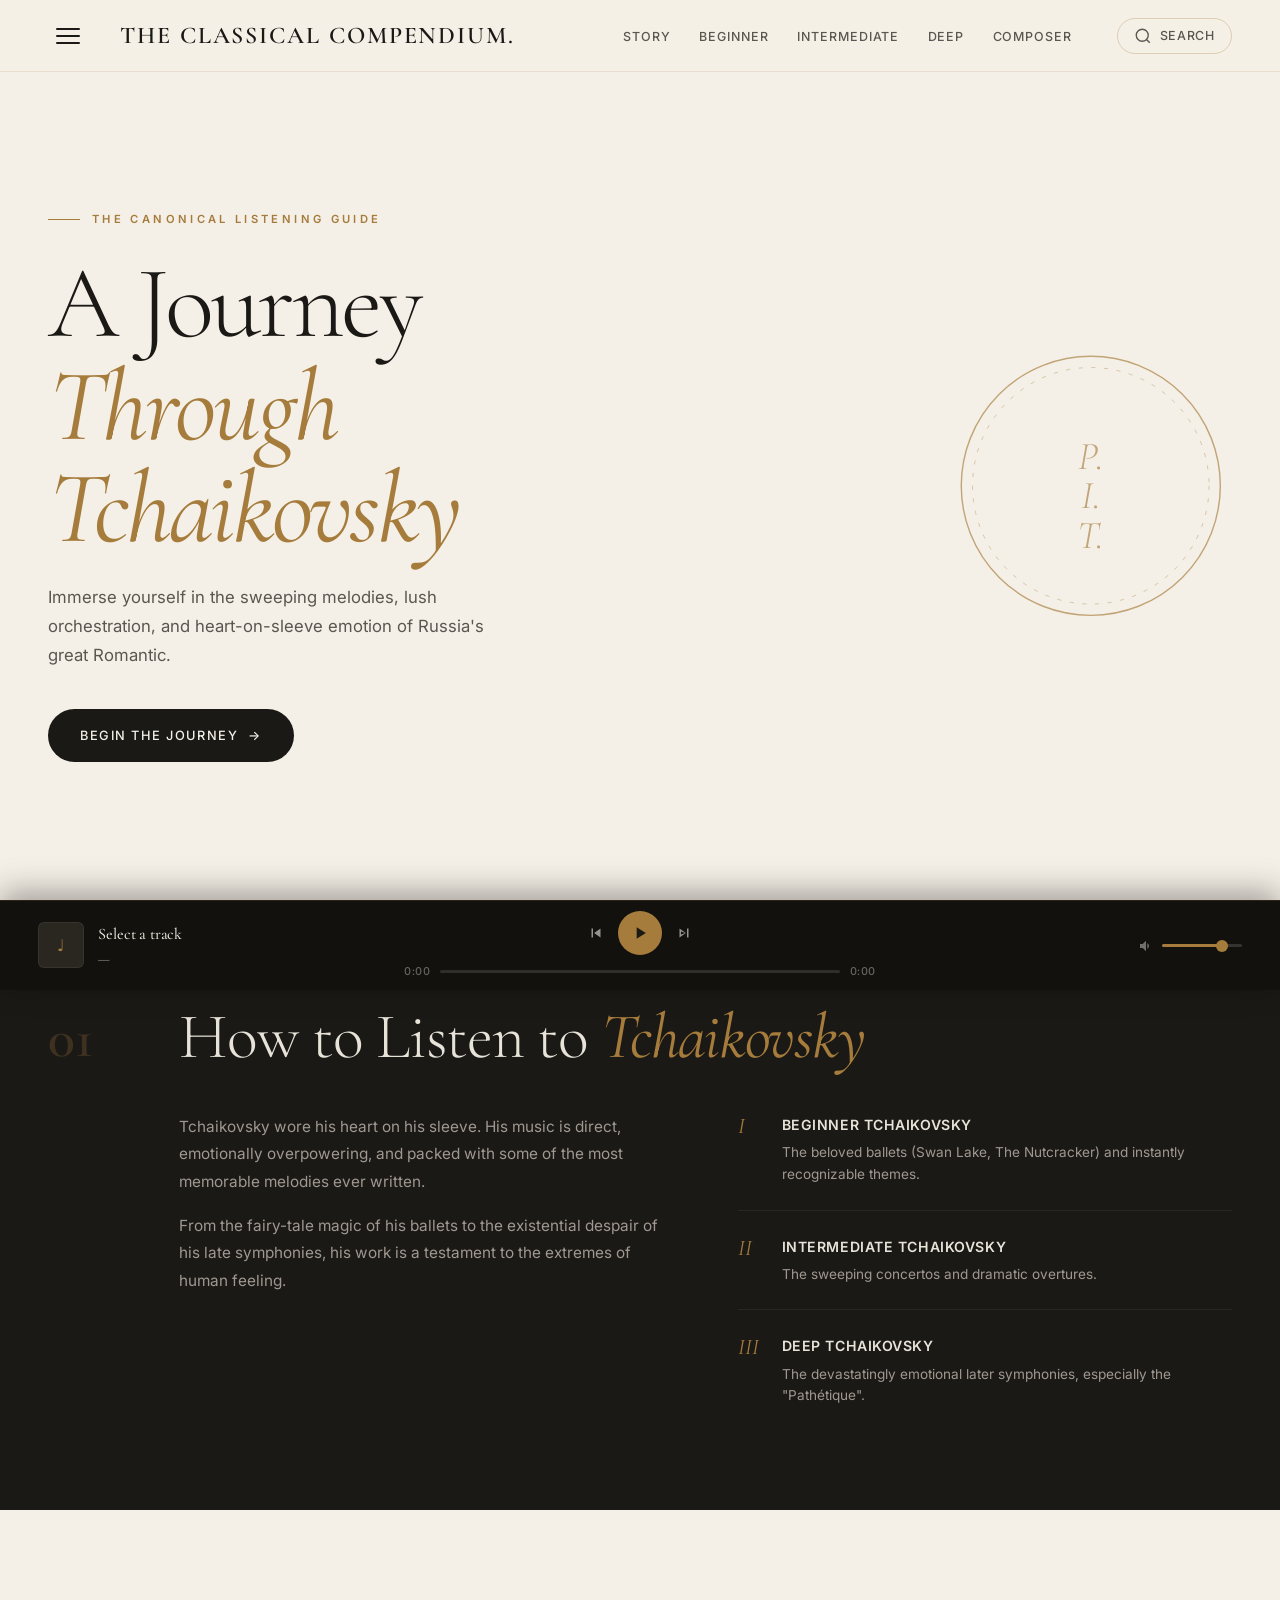
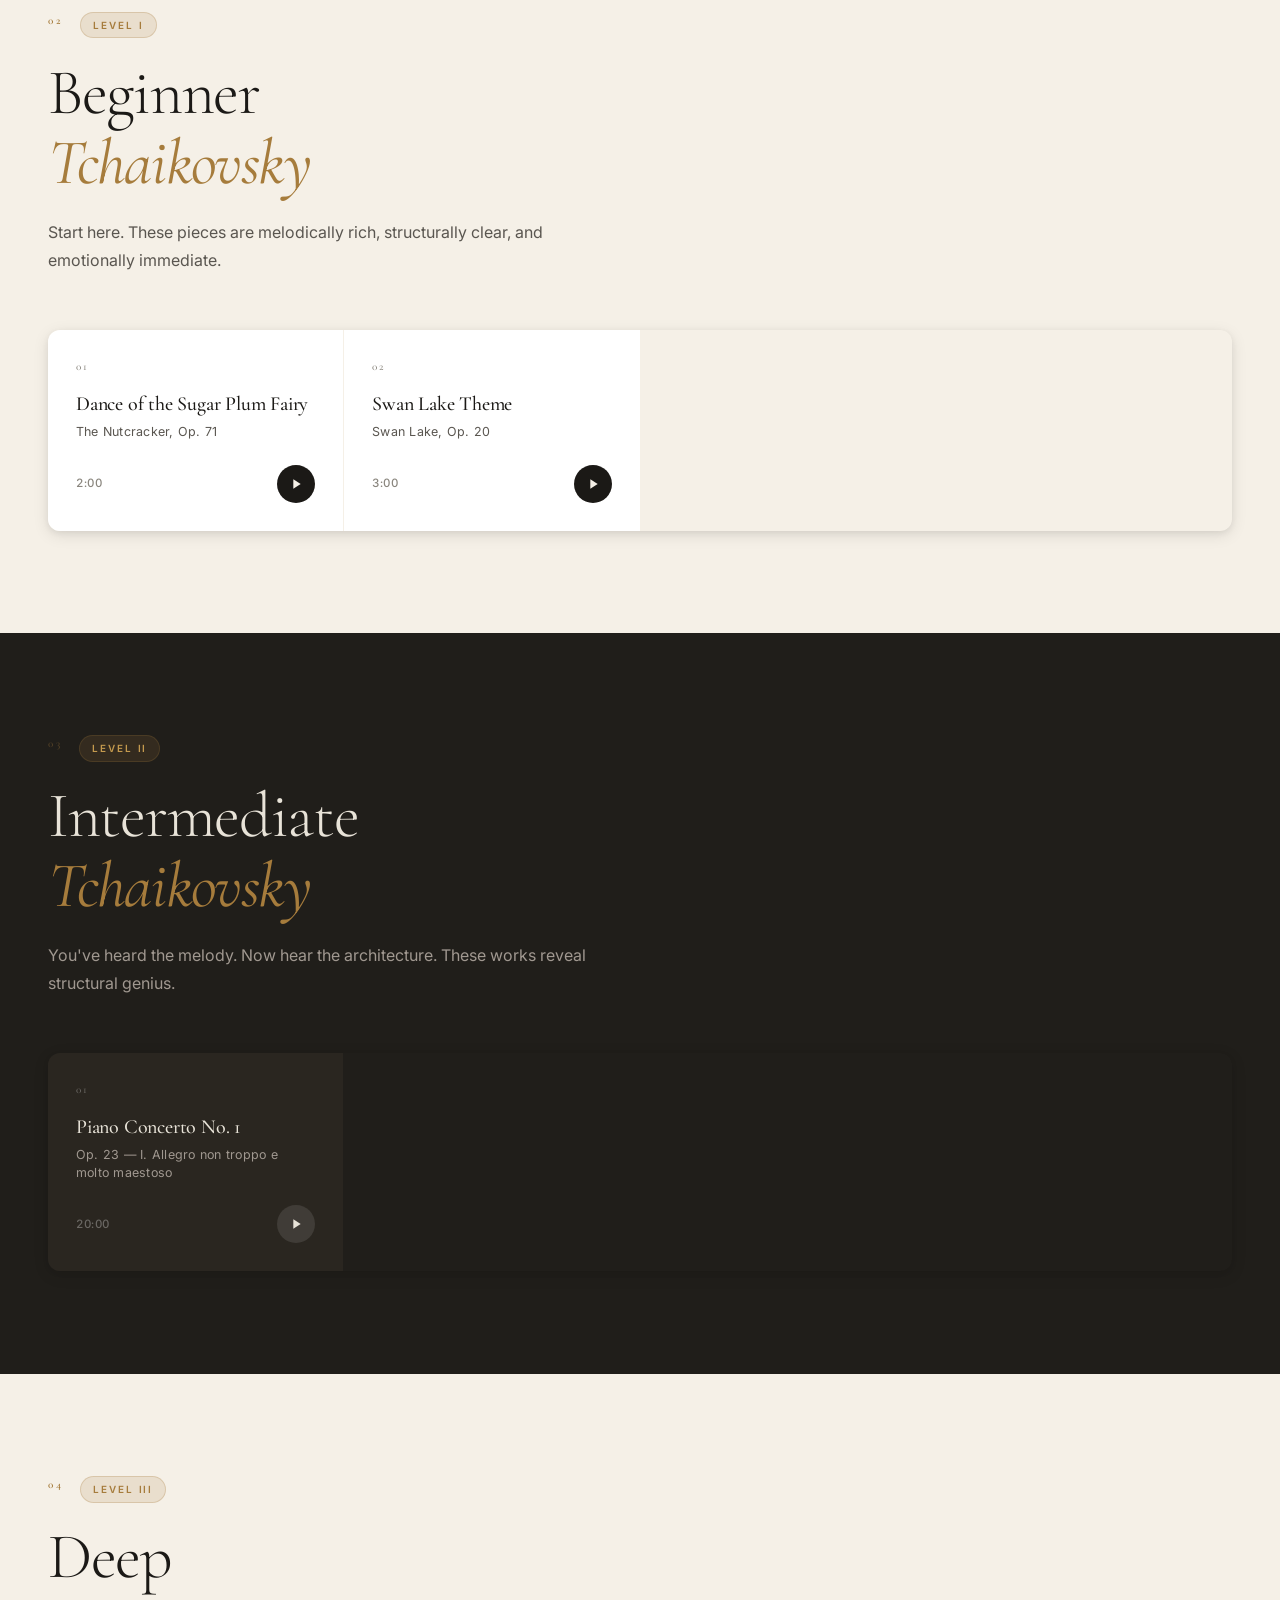
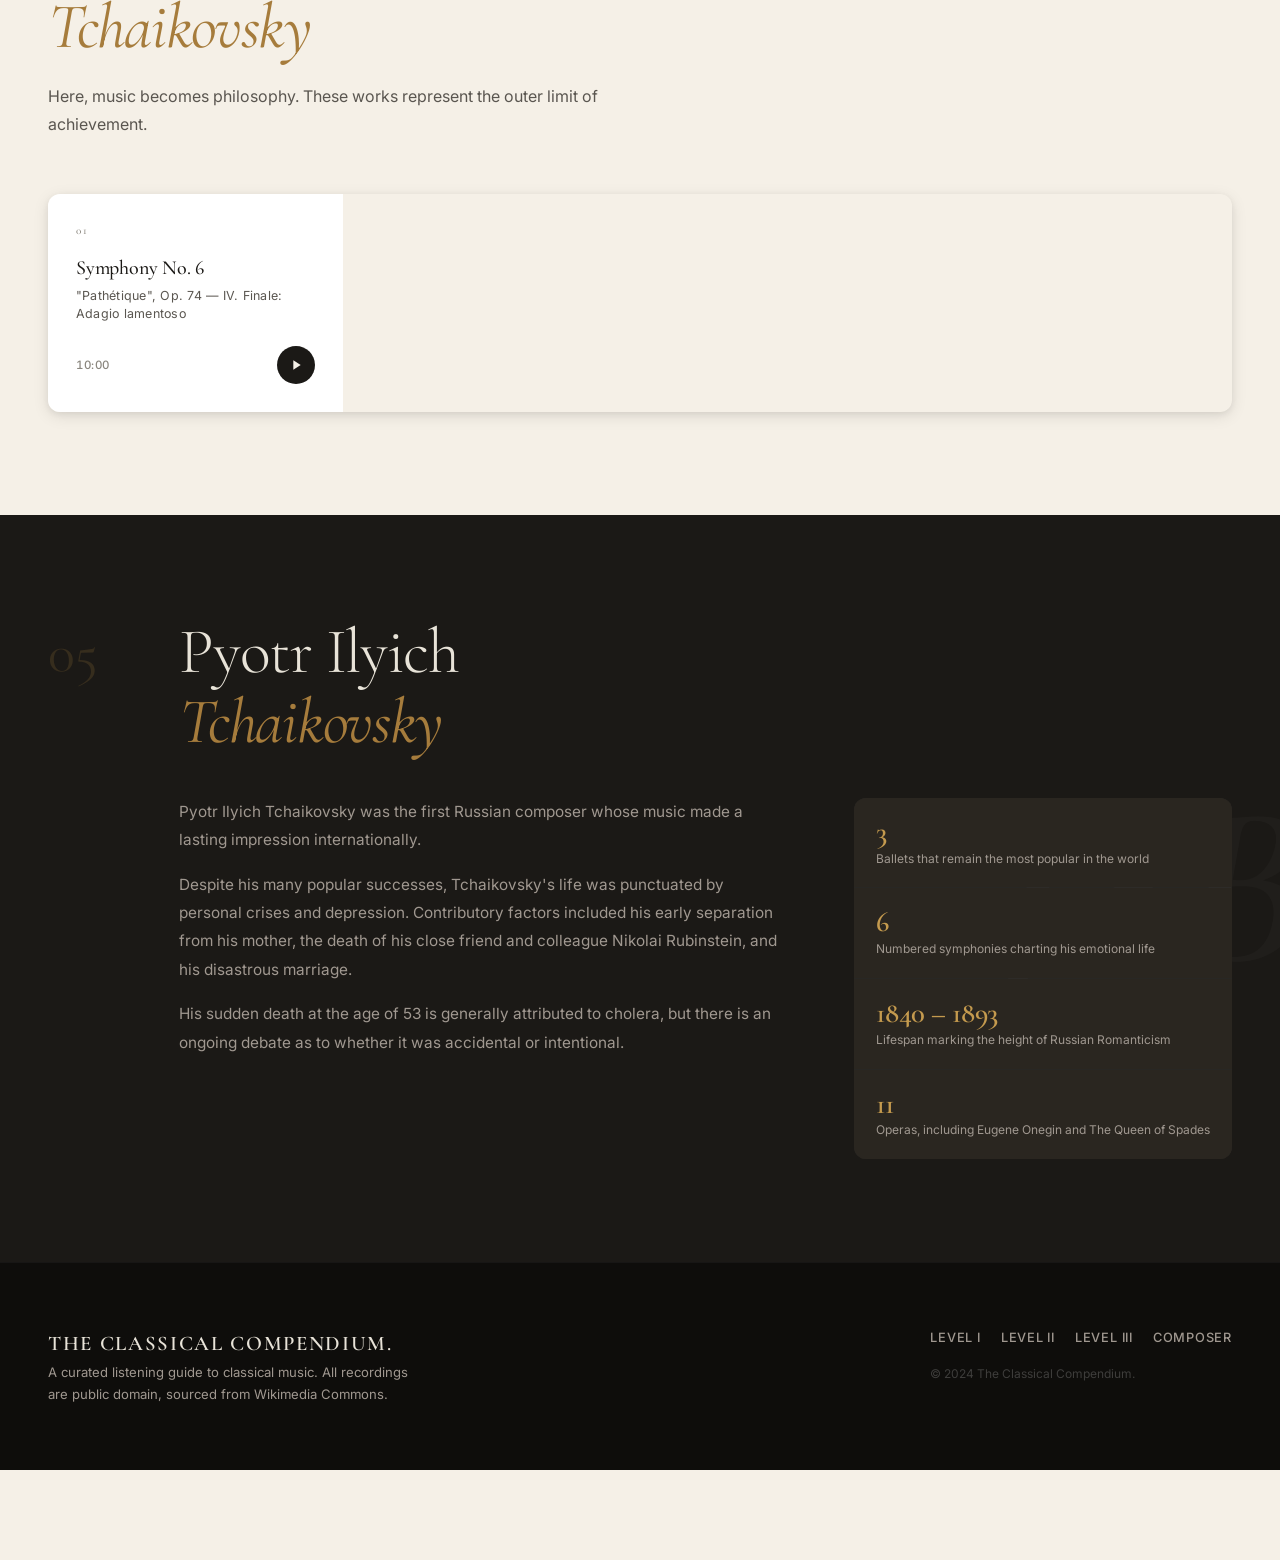
<file: composers/tchaikovsky.html>
<!DOCTYPE html>
<html lang="en">
<head>
  <meta charset="UTF-8" />
  <meta name="viewport" content="width=device-width, initial-scale=1.0" />
  <meta name="theme-color" content="#1b1916" />
  <title>Tchaikovsky — The Classical Compendium</title>
  <link rel="preconnect" href="https://fonts.googleapis.com" />
  <link rel="preconnect" href="https://fonts.gstatic.com" crossorigin />
  <link href="https://fonts.googleapis.com/css2?family=Cormorant+Garamond:ital,wght@0,300;0,400;0,500;0,600;0,700;1,300;1,400;1,600&family=Inter:wght@300;400;500;600&display=swap" rel="stylesheet" />
  <link rel="stylesheet" href="../style.css" />
</head>
<body data-composer="tchaikovsky">
  <script src="../composers.js"></script>
  <script src="../composer-template.js"></script>
</body>
</html>
</file>
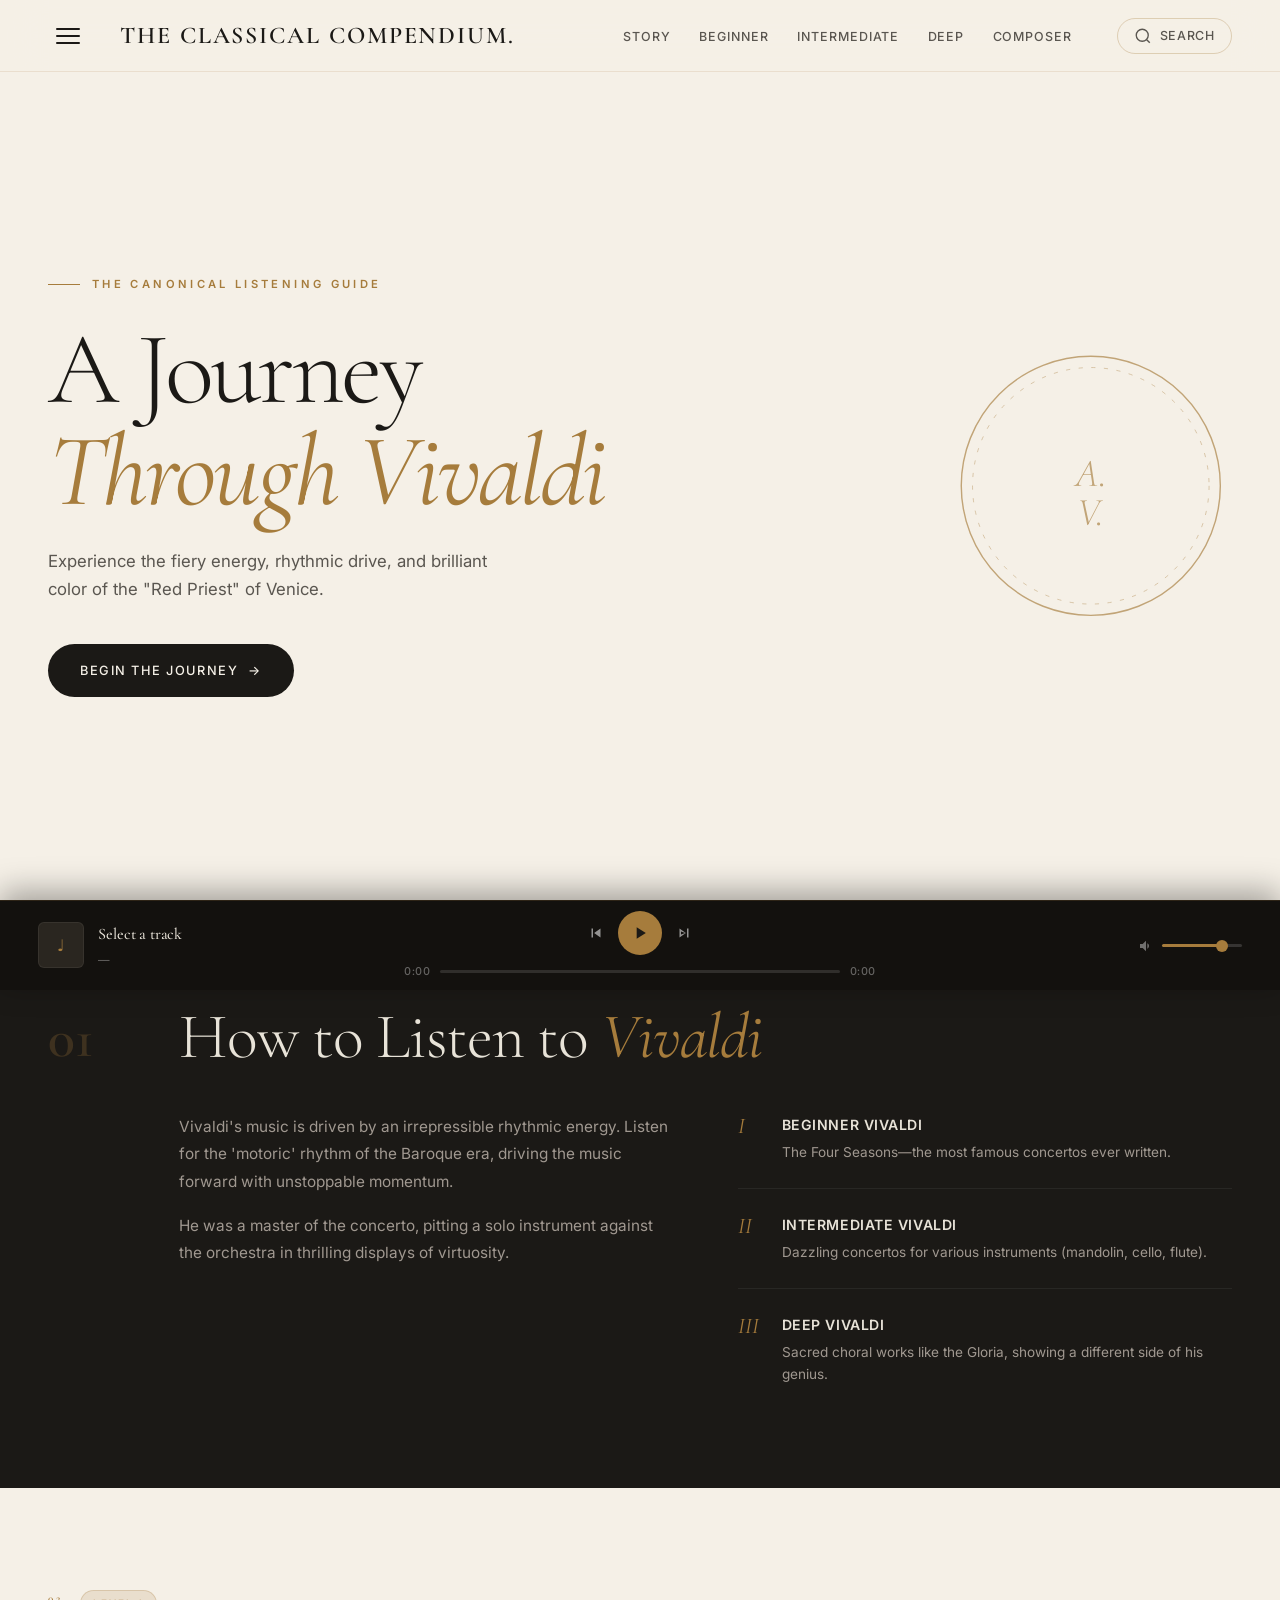
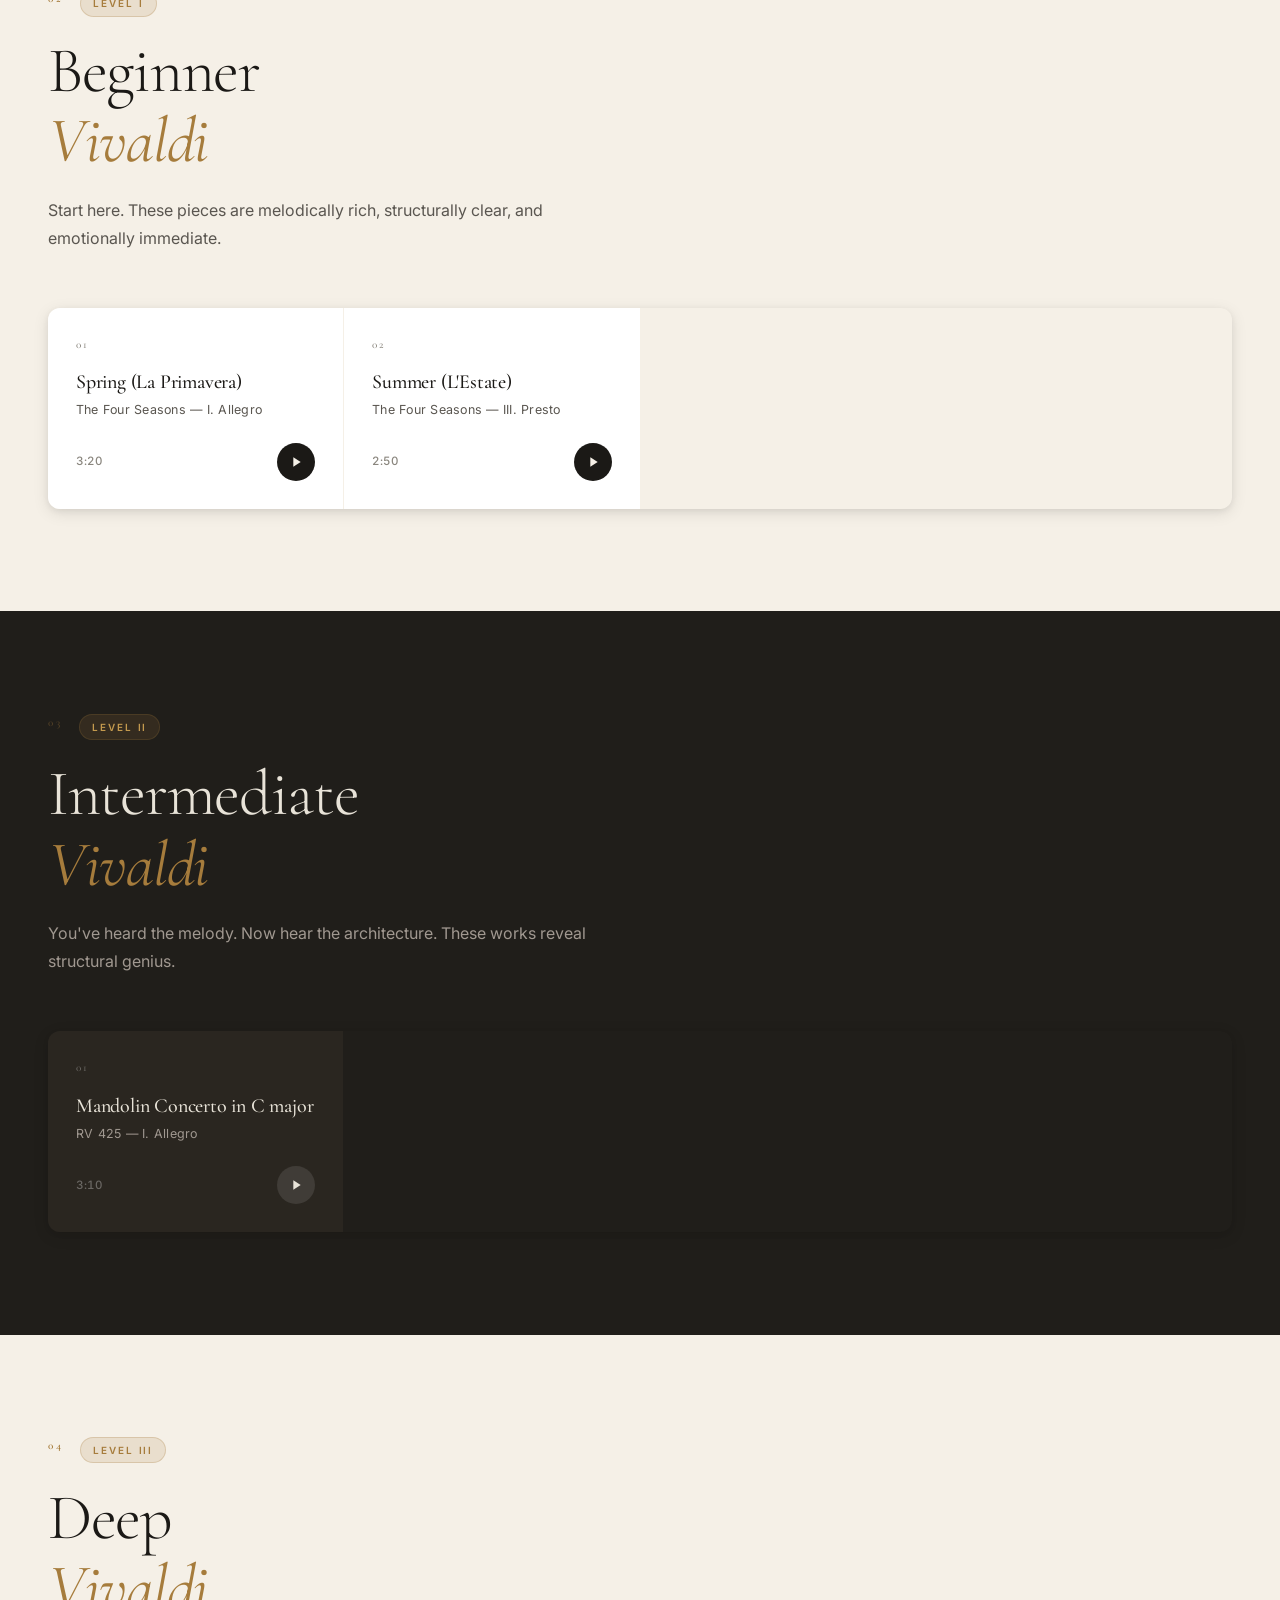
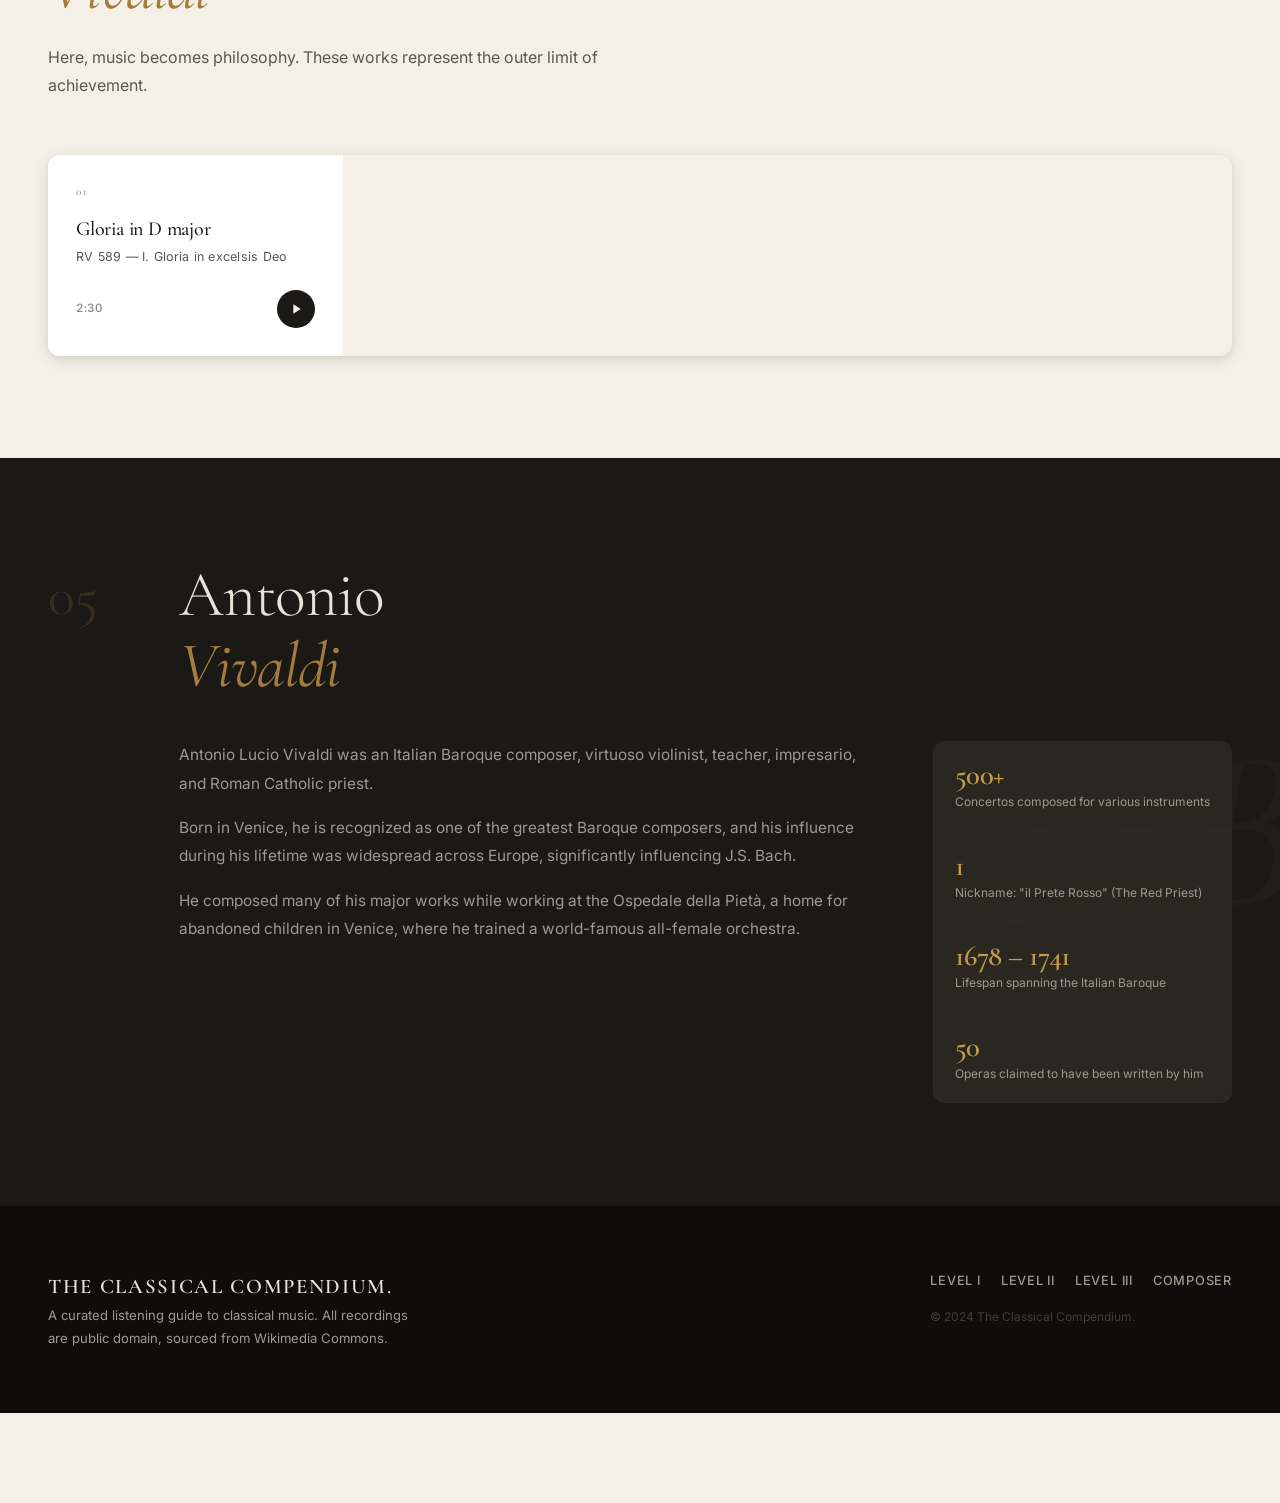
<file: composers/vivaldi.html>
<!DOCTYPE html>
<html lang="en">
<head>
  <meta charset="UTF-8" />
  <meta name="viewport" content="width=device-width, initial-scale=1.0" />
  <meta name="theme-color" content="#1b1916" />
  <title>Vivaldi — The Classical Compendium</title>
  <link rel="preconnect" href="https://fonts.googleapis.com" />
  <link rel="preconnect" href="https://fonts.gstatic.com" crossorigin />
  <link href="https://fonts.googleapis.com/css2?family=Cormorant+Garamond:ital,wght@0,300;0,400;0,500;0,600;0,700;1,300;1,400;1,600&family=Inter:wght@300;400;500;600&display=swap" rel="stylesheet" />
  <link rel="stylesheet" href="../style.css" />
</head>
<body data-composer="vivaldi">
  <script src="../composers.js"></script>
  <script src="../composer-template.js"></script>
</body>
</html>
</file>
<file: style.css>
/* ═══════════════════════════════════════════════════════════════════════════
   BACH — A Journey Through Bach | style.css
   Design tokens, base styles, layout, components, player, search modal
   ═══════════════════════════════════════════════════════════════════════════ */

/* ─── Design Tokens ─────────────────────────────────────────────────────── */
:root {
  --cream:          #f5f0e7;
  --cream-dark:     #ede8df;
  --charcoal:       #1b1916;
  --charcoal-mid:   #2e2b26;
  --charcoal-soft:  #3d3930;
  --gold:           #a67c3c;
  --gold-light:     #c49a4e;
  --gold-dim:       rgba(166, 124, 60, 0.15);
  --dark-section:   #201e1a;
  --dark-card:      #2a2620;
  --dark-card-hover:#312e28;
  --text-primary:   #1b1916;
  --text-secondary: #5a5650;
  --text-tertiary:  #8a867e;
  --text-on-dark:   #e8e3d8;
  --text-on-dark-2: #a09890;
  --player-height:  90px;
  --header-height:  72px;
  --radius-sm:      6px;
  --radius-md:      12px;
  --radius-lg:      20px;
  --trans-fast:     150ms ease;
  --trans-base:     250ms ease;
  --trans-slow:     400ms cubic-bezier(0.16, 1, 0.3, 1);
  --shadow-sm:      0 1px 3px rgba(0,0,0,0.08), 0 1px 2px rgba(0,0,0,0.06);
  --shadow-md:      0 4px 16px rgba(0,0,0,0.1), 0 2px 6px rgba(0,0,0,0.06);
  --shadow-lg:      0 20px 60px rgba(0,0,0,0.18), 0 8px 20px rgba(0,0,0,0.1);
}

/* ─── Reset & Base ───────────────────────────────────────────────────────── */
*, *::before, *::after {
  box-sizing: border-box;
  margin: 0;
  padding: 0;
}

html {
  font-size: 16px;
  scroll-behavior: smooth;
  scroll-padding-top: calc(var(--header-height) + 24px);
  -webkit-font-smoothing: antialiased;
  -moz-osx-font-smoothing: grayscale;
}

body {
  font-family: 'Inter', system-ui, sans-serif;
  background-color: var(--cream);
  color: var(--text-primary);
  line-height: 1.65;
  overflow-x: hidden;
  padding-bottom: var(--player-height);
}

img, svg { display: block; }
a { color: inherit; text-decoration: none; }
button { border: none; background: none; cursor: pointer; font-family: inherit; }
ul, ol { list-style: none; }
input[type="range"] { -webkit-appearance: none; appearance: none; }

/* ─── Typography ─────────────────────────────────────────────────────────── */
.section-heading {
  font-family: 'Cormorant Garamond', Georgia, serif;
  font-size: clamp(2.4rem, 5vw, 4rem);
  font-weight: 300;
  line-height: 1.1;
  letter-spacing: -0.02em;
  color: inherit;
}
.section-heading em {
  font-style: italic;
  font-weight: 400;
  color: var(--gold);
}
.section-number {
  font-family: 'Cormorant Garamond', serif;
  font-size: 0.7rem;
  font-weight: 600;
  letter-spacing: 0.25em;
  color: var(--gold);
  text-transform: uppercase;
  display: block;
  margin-bottom: 0.5rem;
}

/* ─── Scrollbar ──────────────────────────────────────────────────────────── */
::-webkit-scrollbar { width: 6px; }
::-webkit-scrollbar-track { background: var(--cream-dark); }
::-webkit-scrollbar-thumb { background: var(--gold); border-radius: 3px; }

/* ─── Focus Visible ──────────────────────────────────────────────────────── */
:focus-visible {
  outline: 2px solid var(--gold);
  outline-offset: 3px;
  border-radius: 2px;
}

/* ══════════════════════════════════════════════════════════════════════════
   HEADER
══════════════════════════════════════════════════════════════════════════ */
.site-header {
  position: sticky;
  top: 0;
  z-index: 100;
  height: var(--header-height);
  background: rgba(245, 240, 231, 0.92);
  backdrop-filter: blur(20px);
  -webkit-backdrop-filter: blur(20px);
  border-bottom: 1px solid rgba(166, 124, 60, 0.15);
  transition: background var(--trans-base), box-shadow var(--trans-base);
}
.site-header.scrolled {
  background: rgba(245, 240, 231, 0.98);
  box-shadow: var(--shadow-sm);
}
.header-inner {
  max-width: 1280px;
  margin: 0 auto;
  padding: 0 clamp(20px, 4vw, 48px);
  height: 100%;
  display: flex;
  align-items: center;
  gap: 32px;
}
.logo {
  font-family: 'Cormorant Garamond', serif;
  font-size: 1.5rem;
  font-weight: 600;
  letter-spacing: 0.08em;
  color: var(--charcoal);
  flex-shrink: 0;
  transition: color var(--trans-fast);
}
.logo:hover { color: var(--gold); }

.main-nav { margin-left: auto; }
.main-nav ul {
  display: flex;
  align-items: center;
  gap: 4px;
}
.nav-link {
  font-size: 0.78rem;
  font-weight: 500;
  letter-spacing: 0.08em;
  text-transform: uppercase;
  color: var(--text-secondary);
  padding: 6px 12px;
  border-radius: var(--radius-sm);
  transition: color var(--trans-fast), background var(--trans-fast);
  position: relative;
}
.nav-link::after {
  content: '';
  position: absolute;
  bottom: 2px;
  left: 12px;
  right: 12px;
  height: 1px;
  background: var(--gold);
  transform: scaleX(0);
  transition: transform var(--trans-base);
  transform-origin: left;
}
.nav-link:hover { color: var(--charcoal); }
.nav-link:hover::after { transform: scaleX(1); }

.btn-search {
  display: flex;
  align-items: center;
  gap: 8px;
  font-size: 0.78rem;
  font-weight: 500;
  letter-spacing: 0.06em;
  text-transform: uppercase;
  color: var(--text-secondary);
  padding: 8px 16px;
  border: 1px solid rgba(166, 124, 60, 0.3);
  border-radius: 100px;
  transition: all var(--trans-base);
  flex-shrink: 0;
}
.btn-search:hover {
  color: var(--charcoal);
  border-color: var(--gold);
  background: var(--gold-dim);
}
.btn-search svg { flex-shrink: 0; }

.mobile-menu-toggle {
  display: none;
  flex-direction: column;
  gap: 5px;
  padding: 8px;
  margin-left: auto;
}
.mobile-menu-toggle span {
  display: block;
  width: 22px;
  height: 1.5px;
  background: var(--charcoal);
  border-radius: 2px;
  transition: transform var(--trans-base), opacity var(--trans-base);
}

/* ══════════════════════════════════════════════════════════════════════════
   HERO
══════════════════════════════════════════════════════════════════════════ */
.hero {
  min-height: calc(100svh - var(--header-height));
  display: grid;
  grid-template-columns: 1fr auto;
  align-items: center;
  gap: clamp(40px, 6vw, 80px);
  max-width: 1280px;
  margin: 0 auto;
  padding: clamp(60px, 8vw, 120px) clamp(20px, 4vw, 48px);
}
.hero-content { max-width: 640px; }

.hero-overline {
  font-size: 0.7rem;
  font-weight: 600;
  letter-spacing: 0.3em;
  text-transform: uppercase;
  color: var(--gold);
  margin-bottom: 1.5rem;
  display: flex;
  align-items: center;
  gap: 12px;
}
.hero-overline::before {
  content: '';
  display: block;
  width: 32px;
  height: 1px;
  background: var(--gold);
}

.hero-title {
  font-family: 'Cormorant Garamond', serif;
  font-size: clamp(3.5rem, 8vw, 7rem);
  font-weight: 300;
  line-height: 1.0;
  letter-spacing: -0.03em;
  color: var(--charcoal);
  margin-bottom: 1.5rem;
}
.hero-title em {
  font-style: italic;
  font-weight: 400;
  color: var(--gold);
  display: block;
}

.hero-subtitle {
  font-size: 1.05rem;
  color: var(--text-secondary);
  line-height: 1.7;
  max-width: 480px;
  margin-bottom: 2.5rem;
}

.btn-hero {
  display: inline-flex;
  align-items: center;
  gap: 10px;
  background: var(--charcoal);
  color: var(--cream);
  font-size: 0.8rem;
  font-weight: 500;
  letter-spacing: 0.12em;
  text-transform: uppercase;
  padding: 16px 32px;
  border-radius: 100px;
  transition: all var(--trans-base);
  position: relative;
  overflow: hidden;
}
.btn-hero::after {
  content: '→';
  transition: transform var(--trans-base);
}
.btn-hero:hover {
  background: var(--gold);
  transform: translateY(-2px);
  box-shadow: 0 8px 24px rgba(166, 124, 60, 0.35);
}
.btn-hero:hover::after { transform: translateX(4px); }

/* Monogram */
.hero-monogram {
  width: clamp(180px, 22vw, 300px);
  aspect-ratio: 1;
  color: var(--gold);
  opacity: 0.65;
  flex-shrink: 0;
  animation: rotate-slow 60s linear infinite;
}
.monogram-svg { width: 100%; height: 100%; }
.monogram-text {
  font-family: 'Cormorant Garamond', serif;
  font-size: 28px;
  font-weight: 300;
  fill: currentColor;
}
.monogram-initial { font-style: italic; }

@keyframes rotate-slow {
  from { transform: rotate(0deg); }
  to   { transform: rotate(360deg); }
}

/* ══════════════════════════════════════════════════════════════════════════
   INTRO SECTION
══════════════════════════════════════════════════════════════════════════ */
.intro-section {
  background: var(--charcoal);
  color: var(--text-on-dark);
  padding: clamp(60px, 8vw, 120px) clamp(20px, 4vw, 48px);
}
.intro-inner {
  max-width: 1280px;
  margin: 0 auto;
  display: grid;
  grid-template-columns: 80px 1fr;
  gap: clamp(24px, 4vw, 60px);
  align-items: start;
}
.intro-inner .section-number {
  font-size: 3.5rem;
  line-height: 1;
  color: rgba(166, 124, 60, 0.25);
  letter-spacing: 0;
  margin-top: 8px;
}
.intro-body .section-heading { color: var(--text-on-dark); margin-bottom: 2.5rem; }
.intro-body .section-heading em { color: var(--gold); }

.intro-columns {
  display: grid;
  grid-template-columns: 1fr 1fr;
  gap: clamp(32px, 5vw, 64px);
}
.intro-col p {
  color: var(--text-on-dark-2);
  line-height: 1.8;
  font-size: 0.96rem;
}
.intro-col p + p { margin-top: 1rem; }

.roadmap { display: flex; flex-direction: column; gap: 0; }
.roadmap-step {
  display: flex;
  gap: 20px;
  align-items: flex-start;
  padding: 24px 0;
  border-bottom: 1px solid rgba(255,255,255,0.06);
  transition: background var(--trans-fast);
}
.roadmap-step:first-child { padding-top: 0; }
.roadmap-step:last-child { border-bottom: none; padding-bottom: 0; }

.roadmap-num {
  font-family: 'Cormorant Garamond', serif;
  font-size: 1.4rem;
  font-style: italic;
  font-weight: 400;
  color: var(--gold);
  line-height: 1;
  flex-shrink: 0;
  min-width: 24px;
  padding-top: 2px;
}
.roadmap-step strong {
  display: block;
  font-size: 0.88rem;
  font-weight: 600;
  letter-spacing: 0.04em;
  color: var(--text-on-dark);
  margin-bottom: 6px;
  text-transform: uppercase;
}
.roadmap-step p {
  font-size: 0.85rem;
  color: var(--text-on-dark-2);
  line-height: 1.6;
}

/* ══════════════════════════════════════════════════════════════════════════
   LEVEL SECTIONS
══════════════════════════════════════════════════════════════════════════ */
.level-section {
  padding: clamp(60px, 8vw, 120px) clamp(20px, 4vw, 48px);
}
.level-light {
  background: var(--cream);
  color: var(--text-primary);
}
.level-dark {
  background: var(--dark-section);
  color: var(--text-on-dark);
}

.level-header {
  max-width: 1280px;
  margin: 0 auto 3.5rem;
}
.level-meta {
  display: flex;
  align-items: center;
  gap: 16px;
  margin-bottom: 1.2rem;
}
.level-dark .section-number { color: rgba(166, 124, 60, 0.35); }

.level-badge {
  font-size: 0.62rem;
  font-weight: 600;
  letter-spacing: 0.2em;
  text-transform: uppercase;
  padding: 4px 12px;
  border-radius: 100px;
}
.level-badge--light {
  background: var(--gold-dim);
  color: var(--gold);
  border: 1px solid rgba(166, 124, 60, 0.25);
}
.level-badge--dark {
  background: rgba(166, 124, 60, 0.15);
  color: var(--gold-light);
  border: 1px solid rgba(166, 124, 60, 0.2);
}

.level-dark .section-heading { color: var(--text-on-dark); }
.level-dark .section-heading em { color: var(--gold); }

.level-intro {
  font-size: 1rem;
  line-height: 1.75;
  color: var(--text-secondary);
  max-width: 580px;
  margin-top: 1.2rem;
}
.level-dark .level-intro { color: var(--text-on-dark-2); }

/* ─── Track Grid ─────────────────────────────────────────────────────────── */
.track-grid {
  max-width: 1280px;
  margin: 0 auto;
  display: grid;
  grid-template-columns: repeat(auto-fill, minmax(280px, 1fr));
  gap: 1px;
  border-radius: var(--radius-md);
  overflow: hidden;
  box-shadow: var(--shadow-md);
}

/* ─── Track Card ─────────────────────────────────────────────────────────── */
.track-card {
  position: relative;
  display: flex;
  flex-direction: column;
  padding: 28px;
  cursor: pointer;
  outline: none;
  opacity: 0;
  transform: translateY(20px);
  transition: background var(--trans-base), opacity 0.5s ease, transform 0.5s ease;
}
.track-card.card-visible,
.track-card.playing {
  opacity: 1;
  transform: translateY(0);
}

/* Light card */
.level-light .track-card {
  background: #fff;
  border: none;
}
.level-light .track-card:hover {
  background: var(--cream);
  z-index: 1;
}
.level-light .track-card.playing {
  background: var(--gold-dim);
}

/* Dark card */
.level-dark .track-card {
  background: var(--dark-card);
}
.level-dark .track-card:hover {
  background: var(--dark-card-hover);
  z-index: 1;
}
.level-dark .track-card.playing {
  background: rgba(166, 124, 60, 0.12);
}

/* Playing indicator bar */
.track-card.playing::before {
  content: '';
  position: absolute;
  top: 0;
  left: 0;
  width: 3px;
  height: 100%;
  background: var(--gold);
  border-radius: 0 2px 2px 0;
}

.card-num {
  font-family: 'Cormorant Garamond', serif;
  font-size: 0.7rem;
  font-weight: 500;
  letter-spacing: 0.15em;
  color: var(--text-tertiary);
  margin-bottom: 1rem;
  display: flex;
  align-items: center;
  justify-content: space-between;
}
.level-dark .card-num { color: rgba(255,255,255,0.3); }

.card-num .playing-anim {
  display: none;
  align-items: center;
  gap: 2px;
  height: 14px;
}
.track-card.playing .card-num .playing-anim { display: flex; }

.bar {
  width: 2px;
  background: var(--gold);
  border-radius: 1px;
  animation: sound-bar 0.8s ease-in-out infinite alternate;
}
.bar:nth-child(1) { height: 6px; animation-delay: 0s; }
.bar:nth-child(2) { height: 10px; animation-delay: 0.15s; }
.bar:nth-child(3) { height: 7px; animation-delay: 0.3s; }
.bar:nth-child(4) { height: 12px; animation-delay: 0.1s; }

@keyframes sound-bar {
  from { transform: scaleY(0.4); opacity: 0.7; }
  to   { transform: scaleY(1.2); opacity: 1; }
}

.card-title {
  font-family: 'Cormorant Garamond', serif;
  font-size: 1.25rem;
  font-weight: 500;
  line-height: 1.25;
  letter-spacing: -0.01em;
  color: var(--charcoal);
  margin-bottom: 6px;
  flex: 1;
}
.level-dark .card-title { color: var(--text-on-dark); }

.track-card.playing .card-title,
.track-card.playing .card-subtitle { color: var(--gold); }
.level-dark .track-card.playing .card-title { color: var(--gold-light); }

.card-subtitle {
  font-size: 0.78rem;
  color: var(--text-secondary);
  letter-spacing: 0.02em;
  margin-bottom: 1.5rem;
  line-height: 1.4;
}
.level-dark .card-subtitle { color: var(--text-on-dark-2); }

.card-footer {
  display: flex;
  align-items: center;
  justify-content: space-between;
  margin-top: auto;
}
.card-duration {
  font-size: 0.72rem;
  font-weight: 500;
  letter-spacing: 0.05em;
  color: var(--text-tertiary);
  font-variant-numeric: tabular-nums;
}
.level-dark .card-duration { color: rgba(255,255,255,0.3); }

.card-play-btn {
  width: 38px;
  height: 38px;
  border-radius: 50%;
  background: var(--charcoal);
  color: var(--cream);
  display: flex;
  align-items: center;
  justify-content: center;
  transition: all var(--trans-base);
  flex-shrink: 0;
  position: relative;
  overflow: hidden;
}
.card-play-btn::before {
  content: '';
  position: absolute;
  inset: 0;
  border-radius: 50%;
  background: var(--gold);
  transform: scale(0);
  transition: transform var(--trans-slow);
}
.card-play-btn:hover::before { transform: scale(1); }
.card-play-btn svg { position: relative; z-index: 1; width: 16px; height: 16px; }

.level-dark .card-play-btn {
  background: rgba(255,255,255,0.1);
  color: var(--text-on-dark);
}
.level-dark .card-play-btn:hover { background: rgba(166, 124, 60, 0.5); }

.track-card.playing .card-play-btn {
  background: var(--gold);
  color: var(--charcoal);
}
.track-card.playing .card-play-btn::before { display: none; }

/* ══════════════════════════════════════════════════════════════════════════
   ABOUT SECTION
══════════════════════════════════════════════════════════════════════════ */
.about-section {
  background: var(--charcoal);
  color: var(--text-on-dark);
  padding: clamp(60px, 8vw, 120px) clamp(20px, 4vw, 48px);
  position: relative;
  overflow: hidden;
}
.about-section::before {
  content: 'JSB';
  position: absolute;
  right: -2%;
  top: 50%;
  transform: translateY(-50%);
  font-family: 'Cormorant Garamond', serif;
  font-size: clamp(120px, 18vw, 280px);
  font-weight: 700;
  font-style: italic;
  color: rgba(255,255,255,0.025);
  line-height: 1;
  pointer-events: none;
  user-select: none;
}

.about-inner {
  max-width: 1280px;
  margin: 0 auto;
  display: grid;
  grid-template-columns: 80px 1fr;
  gap: clamp(24px, 4vw, 60px);
  position: relative;
}
.about-number {
  font-family: 'Cormorant Garamond', serif;
  font-size: 3.5rem;
  line-height: 1;
  color: rgba(166, 124, 60, 0.2);
  letter-spacing: 0;
  margin-top: 8px;
}
.about-body .section-heading { color: var(--text-on-dark); margin-bottom: 2.5rem; }
.about-body .section-heading em { color: var(--gold); }

.about-columns {
  display: grid;
  grid-template-columns: 1fr auto;
  gap: clamp(32px, 5vw, 72px);
  align-items: start;
}
.about-col--bio p {
  color: var(--text-on-dark-2);
  line-height: 1.85;
  font-size: 0.96rem;
}
.about-lead {
  font-family: 'Cormorant Garamond', serif;
  font-size: 1.35rem !important;
  font-weight: 300;
  color: var(--text-on-dark) !important;
  line-height: 1.6 !important;
  letter-spacing: -0.01em;
  margin-bottom: 1.5rem;
}
.about-col--bio p + p { margin-top: 1rem; }

.about-col--facts {
  display: flex;
  flex-direction: column;
  gap: 1px;
  min-width: 240px;
  background: rgba(255,255,255,0.06);
  border-radius: var(--radius-md);
  overflow: hidden;
}
.fact-card {
  display: flex;
  flex-direction: column;
  gap: 4px;
  padding: 20px 22px;
  background: var(--dark-card);
  transition: background var(--trans-base);
}
.fact-card:hover { background: var(--dark-card-hover); }
.fact-number {
  font-family: 'Cormorant Garamond', serif;
  font-size: 1.8rem;
  font-weight: 600;
  color: var(--gold-light);
  line-height: 1;
  letter-spacing: -0.02em;
}
.fact-label {
  font-size: 0.75rem;
  color: var(--text-on-dark-2);
  line-height: 1.4;
}

/* ══════════════════════════════════════════════════════════════════════════
   FOOTER
══════════════════════════════════════════════════════════════════════════ */
.site-footer {
  background: #0e0d0b;
  color: var(--text-on-dark-2);
  padding: clamp(40px, 5vw, 64px) clamp(20px, 4vw, 48px);
  border-top: 1px solid rgba(255,255,255,0.04);
}
.footer-inner {
  max-width: 1280px;
  margin: 0 auto;
  display: flex;
  align-items: flex-start;
  justify-content: space-between;
  gap: 40px;
  flex-wrap: wrap;
}
.footer-brand .logo { margin-bottom: 1rem; color: var(--text-on-dark); font-size: 1.3rem; }
.footer-brand p {
  font-size: 0.82rem;
  line-height: 1.7;
  max-width: 360px;
  color: var(--text-on-dark-2);
}
.footer-links nav {
  display: flex;
  flex-wrap: wrap;
  gap: 4px 20px;
  margin-bottom: 1rem;
}
.footer-links a {
  font-size: 0.8rem;
  font-weight: 500;
  letter-spacing: 0.06em;
  text-transform: uppercase;
  color: var(--text-on-dark-2);
  transition: color var(--trans-fast);
}
.footer-links a:hover { color: var(--gold); }
.footer-copy {
  font-size: 0.75rem;
  color: rgba(255,255,255,0.2);
}

/* ══════════════════════════════════════════════════════════════════════════
   AUDIO PLAYER BAR
══════════════════════════════════════════════════════════════════════════ */
.player-bar {
  position: fixed;
  bottom: 0;
  left: 0;
  right: 0;
  z-index: 200;
  height: var(--player-height);
  background: rgba(20, 18, 15, 0.97);
  backdrop-filter: blur(24px);
  -webkit-backdrop-filter: blur(24px);
  border-top: 1px solid rgba(166, 124, 60, 0.18);
  box-shadow: 0 -8px 32px rgba(0,0,0,0.35);
  transform: translateY(100%);
  transition: transform var(--trans-slow);
}
.player-bar.visible { transform: translateY(0); }

.player-inner {
  max-width: 1280px;
  margin: 0 auto;
  padding: 0 clamp(16px, 3vw, 40px);
  height: 100%;
  display: grid;
  grid-template-columns: 1fr 2fr 1fr;
  align-items: center;
  gap: 16px;
}

/* Player Info */
.player-info {
  display: flex;
  align-items: center;
  gap: 14px;
  overflow: hidden;
}
.player-thumb {
  width: 46px;
  height: 46px;
  flex-shrink: 0;
  border-radius: 6px;
  overflow: hidden;
  background: var(--dark-card);
  display: flex;
  align-items: center;
  justify-content: center;
  border: 1px solid rgba(255,255,255,0.06);
}
.player-thumb svg { width: 40px; height: 40px; }

.player-track-text {
  display: flex;
  flex-direction: column;
  gap: 3px;
  overflow: hidden;
  min-width: 0;
}
.player-title {
  font-family: 'Cormorant Garamond', serif;
  font-size: 1rem;
  font-weight: 500;
  color: #e8e3d8;
  letter-spacing: -0.01em;
  white-space: nowrap;
  overflow: hidden;
  text-overflow: ellipsis;
}
.player-subtitle {
  font-size: 0.72rem;
  color: rgba(255,255,255,0.35);
  white-space: nowrap;
  overflow: hidden;
  text-overflow: ellipsis;
}

/* Player Center */
.player-center { display: flex; flex-direction: column; gap: 8px; align-items: center; }

.player-controls {
  display: flex;
  align-items: center;
  gap: 4px;
}
.ctrl-btn {
  width: 36px;
  height: 36px;
  border-radius: 50%;
  display: flex;
  align-items: center;
  justify-content: center;
  color: rgba(255,255,255,0.55);
  transition: all var(--trans-fast);
}
.ctrl-btn:hover { color: #fff; background: rgba(255,255,255,0.06); }
.ctrl-btn svg { width: 18px; height: 18px; }

.ctrl-play {
  width: 44px;
  height: 44px;
  background: var(--gold);
  color: var(--charcoal);
  transition: all var(--trans-base);
}
.ctrl-play:hover {
  background: var(--gold-light);
  transform: scale(1.05);
  box-shadow: 0 4px 16px rgba(166, 124, 60, 0.5);
}
.ctrl-play svg { width: 20px; height: 20px; }

/* Progress */
.player-progress-row {
  display: flex;
  align-items: center;
  gap: 10px;
  width: 100%;
  max-width: 480px;
}
.player-time {
  font-size: 0.68rem;
  font-weight: 500;
  color: rgba(255,255,255,0.35);
  letter-spacing: 0.04em;
  font-variant-numeric: tabular-nums;
  min-width: 30px;
}
#playerCurrentTime { text-align: right; }

.progress-track {
  flex: 1;
  height: 3px;
  background: rgba(255,255,255,0.12);
  border-radius: 2px;
  position: relative;
  cursor: pointer;
  transition: height var(--trans-fast);
}
.progress-track:hover { height: 5px; }
.progress-fill {
  position: absolute;
  top: 0;
  left: 0;
  height: 100%;
  background: var(--gold);
  border-radius: 2px;
  width: 0%;
  pointer-events: none;
  transition: width 0.1s linear;
}
.progress-thumb {
  position: absolute;
  top: 50%;
  transform: translate(-50%, -50%);
  width: 12px;
  height: 12px;
  border-radius: 50%;
  background: var(--gold-light);
  pointer-events: none;
  opacity: 0;
  transition: opacity var(--trans-fast);
  left: 0%;
}
.progress-track:hover .progress-thumb { opacity: 1; }

/* Volume */
.player-right {
  display: flex;
  justify-content: flex-end;
  align-items: center;
}
.volume-group {
  display: flex;
  align-items: center;
  gap: 8px;
}
.vol-icon {
  width: 16px;
  height: 16px;
  flex-shrink: 0;
  color: rgba(255,255,255,0.4);
}
.volume-slider {
  width: 80px;
  height: 3px;
  border-radius: 2px;
  background: rgba(255,255,255,0.15);
  cursor: pointer;
  outline: none;
  transition: height var(--trans-fast);
}
.volume-slider:hover { height: 5px; }
.volume-slider::-webkit-slider-thumb {
  -webkit-appearance: none;
  width: 12px;
  height: 12px;
  border-radius: 50%;
  background: var(--gold);
  cursor: pointer;
  transition: transform var(--trans-fast);
}
.volume-slider:hover::-webkit-slider-thumb { transform: scale(1.2); }
.volume-slider::-moz-range-thumb {
  width: 12px;
  height: 12px;
  border-radius: 50%;
  background: var(--gold);
  border: none;
  cursor: pointer;
}

/* ══════════════════════════════════════════════════════════════════════════
   SEARCH MODAL
══════════════════════════════════════════════════════════════════════════ */
.search-overlay {
  position: fixed;
  inset: 0;
  z-index: 500;
  background: rgba(20, 18, 14, 0.85);
  backdrop-filter: blur(8px);
  -webkit-backdrop-filter: blur(8px);
  display: flex;
  align-items: flex-start;
  justify-content: center;
  padding: clamp(60px, 8vh, 120px) 20px 40px;
  animation: overlay-in var(--trans-slow);
}
.search-overlay[hidden] { display: none; }

@keyframes overlay-in {
  from { opacity: 0; }
  to   { opacity: 1; }
}

.search-modal {
  background: var(--cream);
  border-radius: var(--radius-lg);
  width: 100%;
  max-width: 620px;
  box-shadow: var(--shadow-lg);
  overflow: hidden;
  animation: modal-in var(--trans-slow);
}
@keyframes modal-in {
  from { transform: translateY(-20px) scale(0.97); opacity: 0; }
  to   { transform: translateY(0) scale(1); opacity: 1; }
}

.search-header {
  display: flex;
  align-items: center;
  justify-content: space-between;
  padding: 20px 24px 0;
}
.search-label {
  font-size: 0.65rem;
  font-weight: 600;
  letter-spacing: 0.2em;
  text-transform: uppercase;
  color: var(--text-tertiary);
}
.search-close {
  width: 32px;
  height: 32px;
  display: flex;
  align-items: center;
  justify-content: center;
  color: var(--text-secondary);
  border-radius: 50%;
  transition: all var(--trans-fast);
}
.search-close svg { width: 16px; height: 16px; }
.search-close:hover { background: var(--gold-dim); color: var(--charcoal); }

.search-input-wrap {
  position: relative;
  padding: 12px 24px 16px;
  border-bottom: 1px solid var(--cream-dark);
}
.search-icon {
  position: absolute;
  left: 38px;
  top: 50%;
  transform: translateY(-60%);
  width: 16px;
  height: 16px;
  color: var(--text-tertiary);
  pointer-events: none;
}
.search-field {
  width: 100%;
  border: 1px solid var(--cream-dark);
  border-radius: var(--radius-md);
  padding: 12px 16px 12px 40px;
  font-family: 'Inter', sans-serif;
  font-size: 0.96rem;
  color: var(--charcoal);
  background: #fff;
  outline: none;
  transition: border-color var(--trans-fast), box-shadow var(--trans-fast);
}
.search-field:focus {
  border-color: var(--gold);
  box-shadow: 0 0 0 3px var(--gold-dim);
}

.search-results {
  max-height: 380px;
  overflow-y: auto;
  padding: 8px 0;
}
.search-hint {
  font-size: 0.78rem;
  color: var(--text-tertiary);
  text-align: center;
  padding: 16px 24px 20px;
}

.search-result-item {
  display: flex;
  align-items: center;
  gap: 16px;
  padding: 12px 24px;
  cursor: pointer;
  transition: background var(--trans-fast);
  border-left: 2px solid transparent;
}
.search-result-item:hover {
  background: var(--cream-dark);
  border-left-color: var(--gold);
}
.search-result-item:focus {
  outline: none;
  background: var(--gold-dim);
  border-left-color: var(--gold);
}
.result-num {
  font-family: 'Cormorant Garamond', serif;
  font-size: 0.75rem;
  font-weight: 500;
  color: var(--text-tertiary);
  min-width: 28px;
  letter-spacing: 0.05em;
}
.result-text { flex: 1; min-width: 0; }
.result-title {
  font-family: 'Cormorant Garamond', serif;
  font-size: 1.02rem;
  font-weight: 500;
  color: var(--charcoal);
  white-space: nowrap;
  overflow: hidden;
  text-overflow: ellipsis;
  line-height: 1.3;
}
.result-sub {
  font-size: 0.73rem;
  color: var(--text-secondary);
  margin-top: 2px;
}
.result-level {
  font-size: 0.62rem;
  font-weight: 600;
  letter-spacing: 0.14em;
  text-transform: uppercase;
  padding: 3px 8px;
  border-radius: 100px;
  background: var(--gold-dim);
  color: var(--gold);
  flex-shrink: 0;
}
.search-no-results {
  padding: 32px 24px;
  text-align: center;
  color: var(--text-tertiary);
  font-size: 0.88rem;
}

/* Highlight match */
.highlight { background: rgba(166, 124, 60, 0.2); border-radius: 2px; padding: 0 2px; }

/* ══════════════════════════════════════════════════════════════════════════
   RESPONSIVE
══════════════════════════════════════════════════════════════════════════ */
@media (max-width: 1024px) {
  .intro-columns { grid-template-columns: 1fr; gap: 32px; }
  .about-columns { grid-template-columns: 1fr; }
  .about-col--facts { flex-direction: row; flex-wrap: wrap; min-width: unset; }
  .fact-card { flex: 1; min-width: 150px; }
}

@media (max-width: 768px) {
  .main-nav { display: none; }
  .main-nav.open {
    display: block;
    position: fixed;
    top: var(--header-height);
    left: 0;
    right: 0;
    background: rgba(245, 240, 231, 0.98);
    backdrop-filter: blur(20px);
    padding: 16px 0;
    border-bottom: 1px solid var(--cream-dark);
    z-index: 99;
  }
  .main-nav.open ul { flex-direction: column; gap: 0; }
  .main-nav.open .nav-link { display: block; padding: 14px 28px; font-size: 0.9rem; }
  .btn-search span { display: none; }
  .btn-search { padding: 8px 10px; }
  .mobile-menu-toggle { display: flex; }

  .hero {
    grid-template-columns: 1fr;
    text-align: center;
    padding-top: clamp(40px, 6vw, 80px);
  }
  .hero-overline { justify-content: center; }
  .hero-subtitle { margin-left: auto; margin-right: auto; }
  .hero-monogram {
    width: clamp(120px, 40vw, 200px);
    margin: 0 auto;
    order: -1;
  }

  .intro-inner { grid-template-columns: 1fr; }
  .intro-inner .section-number { display: none; }
  .about-inner { grid-template-columns: 1fr; }
  .about-number { display: none; }

  .player-inner { grid-template-columns: 1fr 1fr; grid-template-rows: auto auto; gap: 8px; }
  .player-info { grid-column: 1; grid-row: 1; }
  .player-center { grid-column: 1 / -1; grid-row: 2; }
  .player-right { grid-column: 2; grid-row: 1; }
  .player-bar { height: 110px; }
  body { padding-bottom: 110px; }

  .track-grid { grid-template-columns: 1fr 1fr; }
}

@media (max-width: 520px) {
  .track-grid { grid-template-columns: 1fr; }
  .footer-inner { flex-direction: column; gap: 28px; }
  .player-right { display: none; }
  .player-inner { grid-template-columns: 1fr; }
  .player-info { grid-column: 1; }
  .player-center { grid-column: 1; }
  .player-bar { height: 100px; }
  body { padding-bottom: 100px; }
}

/* ══════════════════════════════════════════════════════════════════════════
   HAMBURGER & SIDEBAR NAVIGATION
══════════════════════════════════════════════════════════════════════════ */
.hamburger-btn {
  display: flex;
  flex-direction: column;
  gap: 5px;
  padding: 8px;
  background: transparent;
  border: none;
  cursor: pointer;
  z-index: 101;
  transition: transform var(--trans-fast);
}
.hamburger-btn span {
  display: block;
  width: 24px;
  height: 2px;
  background: var(--charcoal);
  border-radius: 2px;
  transition: background var(--trans-fast);
}
.hamburger-btn:hover span {
  background: var(--gold);
}

.sidebar-overlay {
  position: fixed;
  inset: 0;
  z-index: 999;
  background: rgba(20, 18, 14, 0.6);
  backdrop-filter: blur(4px);
  -webkit-backdrop-filter: blur(4px);
  opacity: 0;
  transition: opacity var(--trans-base);
}
.sidebar-overlay[hidden] {
  display: none;
}
.sidebar-overlay.visible {
  opacity: 1;
}

.composer-sidebar {
  position: absolute;
  top: 0;
  bottom: 0;
  left: 0;
  width: 100%;
  max-width: 320px;
  background: var(--cream);
  box-shadow: var(--shadow-lg);
  transform: translateX(-100%);
  transition: transform var(--trans-base) cubic-bezier(0.16, 1, 0.3, 1);
  display: flex;
  flex-direction: column;
}
.sidebar-overlay.visible .composer-sidebar {
  transform: translateX(0);
}

.sidebar-header {
  padding: 24px;
  display: flex;
  justify-content: space-between;
  align-items: center;
  border-bottom: 1px solid var(--cream-dark);
}
.sidebar-logo {
  font-family: 'Cormorant Garamond', serif;
  font-size: 1.1rem;
  font-weight: 600;
  color: var(--charcoal);
  letter-spacing: 0.05em;
}
.sidebar-close {
  font-size: 1.2rem;
  color: var(--text-tertiary);
  width: 32px;
  height: 32px;
  border-radius: 50%;
  display: flex;
  align-items: center;
  justify-content: center;
  transition: all var(--trans-fast);
}
.sidebar-close:hover {
  background: var(--gold-dim);
  color: var(--charcoal);
}

.sidebar-list {
  flex: 1;
  overflow-y: auto;
  padding: 16px 0;
}
.sidebar-link {
  display: flex;
  padding: 16px 24px;
  color: var(--charcoal);
  transition: background var(--trans-fast);
  border-left: 3px solid transparent;
}
.sidebar-link:hover, .sidebar-link:focus-visible {
  background: var(--cream-dark);
  border-left-color: var(--gold-light);
}
.sidebar-link.active {
  background: var(--gold-dim);
  border-left-color: var(--gold);
}
.sidebar-link-text {
  display: flex;
  flex-direction: column;
}
.sidebar-link-name {
  font-family: 'Cormorant Garamond', serif;
  font-size: 1.2rem;
  font-weight: 500;
  line-height: 1.2;
}
.sidebar-link-era {
  font-size: 0.75rem;
  color: var(--text-secondary);
  margin-top: 4px;
}

.sidebar-footer {
  padding: 20px 24px;
  border-top: 1px solid var(--cream-dark);
}
.sidebar-home-link {
  font-size: 0.85rem;
  font-weight: 500;
  color: var(--text-secondary);
  transition: color var(--trans-fast);
}
.sidebar-home-link:hover {
  color: var(--gold);
}

/* ══════════════════════════════════════════════════════════════════════════
   LANDING PAGE
══════════════════════════════════════════════════════════════════════════ */
.landing-page .site-header {
  position: absolute;
  background: transparent;
  border-bottom: none;
  box-shadow: none;
}
.landing-page .header-inner {
  justify-content: flex-start;
}
.landing-page .logo {
  color: var(--text-on-dark);
}
.landing-page .hamburger-btn span {
  background: var(--text-on-dark);
}
.landing-page .hamburger-btn:hover span {
  background: var(--gold);
}

.landing-hero {
  min-height: 60svh;
  background: var(--charcoal);
  color: var(--text-on-dark);
  display: flex;
  align-items: center;
  justify-content: center;
  text-align: center;
  padding: clamp(100px, 15vw, 160px) clamp(20px, 4vw, 48px) clamp(60px, 8vw, 100px);
  position: relative;
  overflow: hidden;
}
.landing-hero::before {
  content: '';
  position: absolute;
  inset: 0;
  background: radial-gradient(circle at center, rgba(166, 124, 60, 0.15) 0%, transparent 70%);
  pointer-events: none;
}

.landing-hero-content {
  max-width: 800px;
  position: relative;
  z-index: 2;
}

.landing-title {
  font-family: 'Cormorant Garamond', serif;
  font-size: clamp(3.5rem, 8vw, 7rem);
  font-weight: 300;
  line-height: 1.0;
  letter-spacing: -0.02em;
  color: var(--text-on-dark);
  margin-bottom: 1.5rem;
}
.landing-title em {
  font-style: italic;
  font-weight: 400;
  color: var(--gold);
  display: block;
}

.landing-subtitle {
  font-size: 1.1rem;
  color: var(--text-on-dark-2);
  line-height: 1.7;
  max-width: 600px;
  margin: 0 auto;
}

.landing-grid-section {
  padding: clamp(60px, 8vw, 100px) clamp(20px, 4vw, 48px);
  background: var(--cream);
  max-width: 1280px;
  margin: 0 auto;
}
.landing-grid-header {
  text-align: center;
  margin-bottom: 3.5rem;
}
.landing-grid-header .section-heading {
  font-size: clamp(2rem, 4vw, 3.5rem);
}

.composer-grid {
  display: grid;
  grid-template-columns: repeat(auto-fill, minmax(300px, 1fr));
  gap: 24px;
}

.composer-card {
  display: flex;
  flex-direction: column;
  background: #fff;
  border-radius: var(--radius-md);
  overflow: hidden;
  box-shadow: var(--shadow-sm);
  transition: all var(--trans-base);
  text-decoration: none;
  color: inherit;
  position: relative;
}
.composer-card:hover {
  transform: translateY(-4px);
  box-shadow: var(--shadow-md);
}

.composer-card-bg {
  background: var(--dark-section);
  height: 200px;
  display: flex;
  align-items: center;
  justify-content: center;
  color: var(--gold);
  position: relative;
  overflow: hidden;
}
.composer-card-bg .monogram-svg {
  width: 140px;
  height: 140px;
  opacity: 0.5;
  transition: transform var(--trans-slow);
}
.composer-card:hover .monogram-svg {
  transform: scale(1.05);
  opacity: 0.8;
}

.composer-card-content {
  padding: 24px;
  text-align: center;
}
.composer-card-name {
  font-family: 'Cormorant Garamond', serif;
  font-size: 1.6rem;
  font-weight: 500;
  color: var(--charcoal);
  margin-bottom: 8px;
}
.composer-card-era {
  font-size: 0.8rem;
  color: var(--text-secondary);
  text-transform: uppercase;
  letter-spacing: 0.1em;
}
</file>
